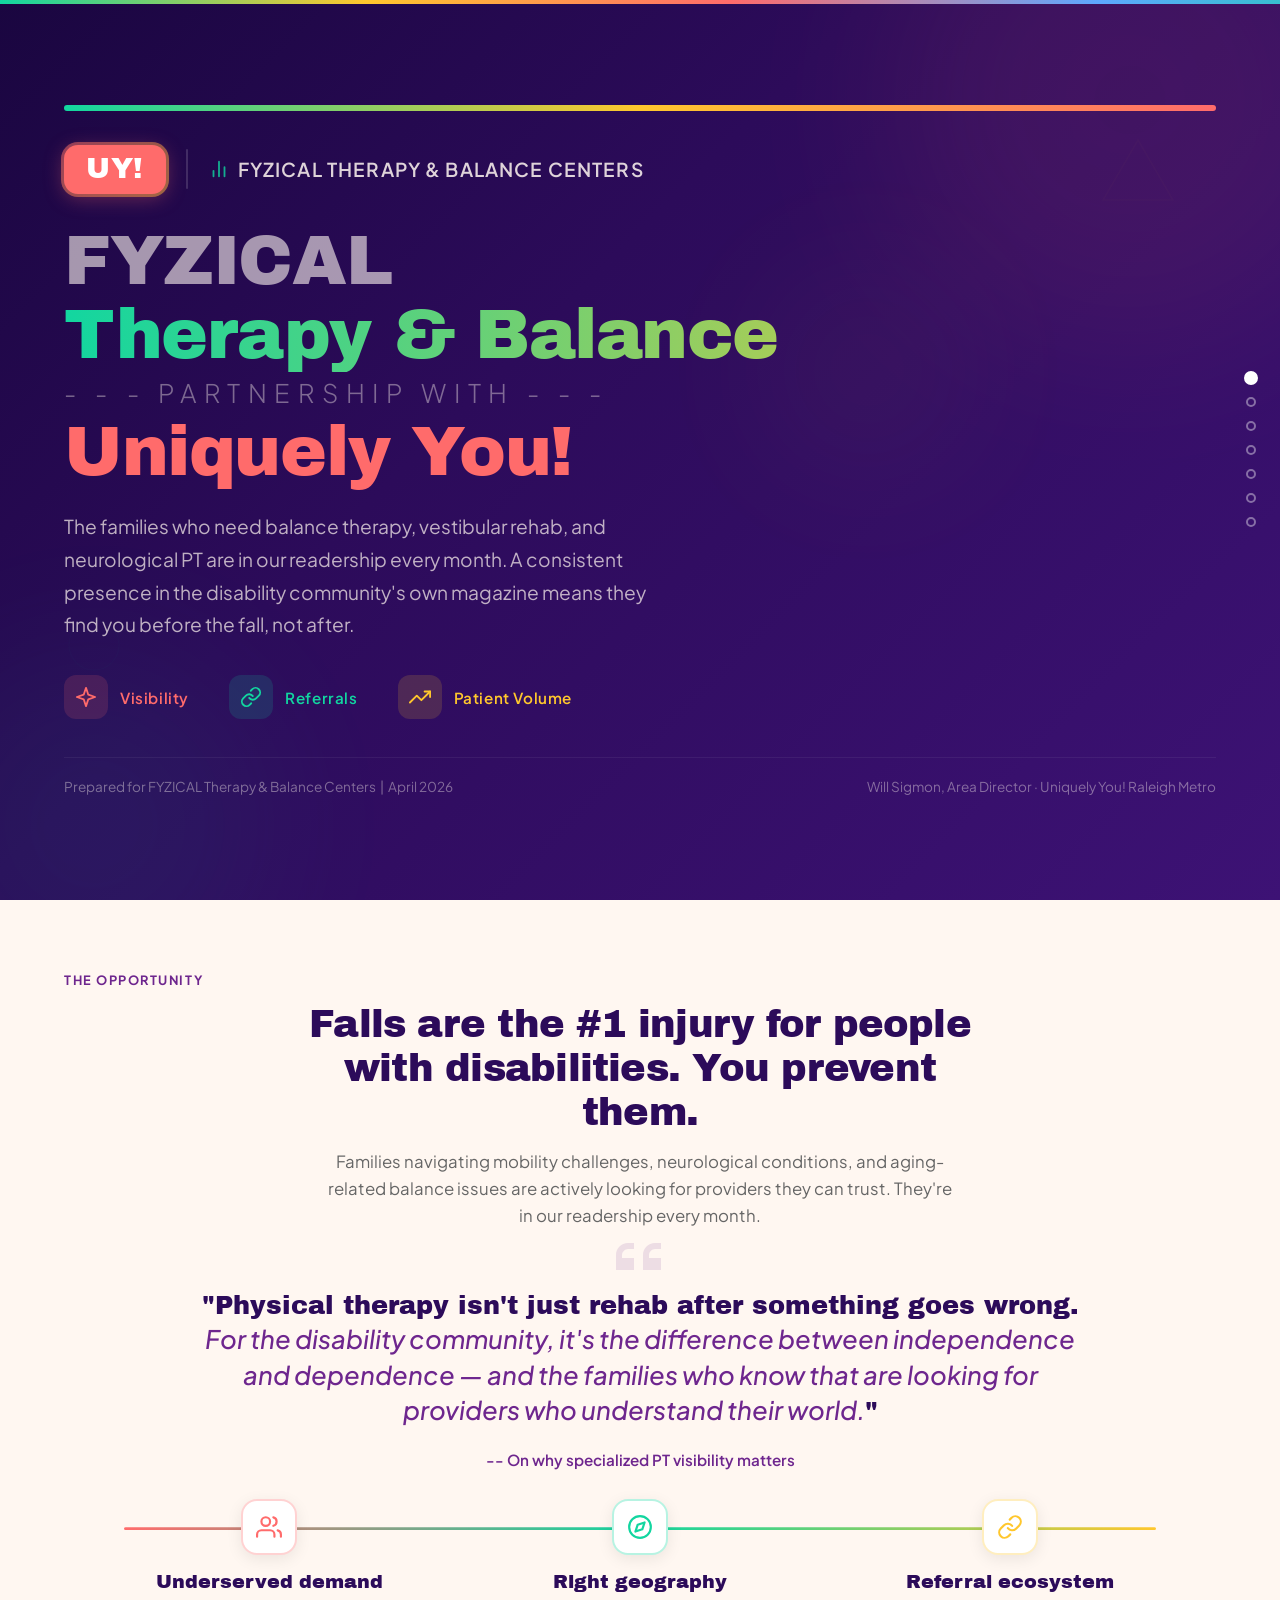
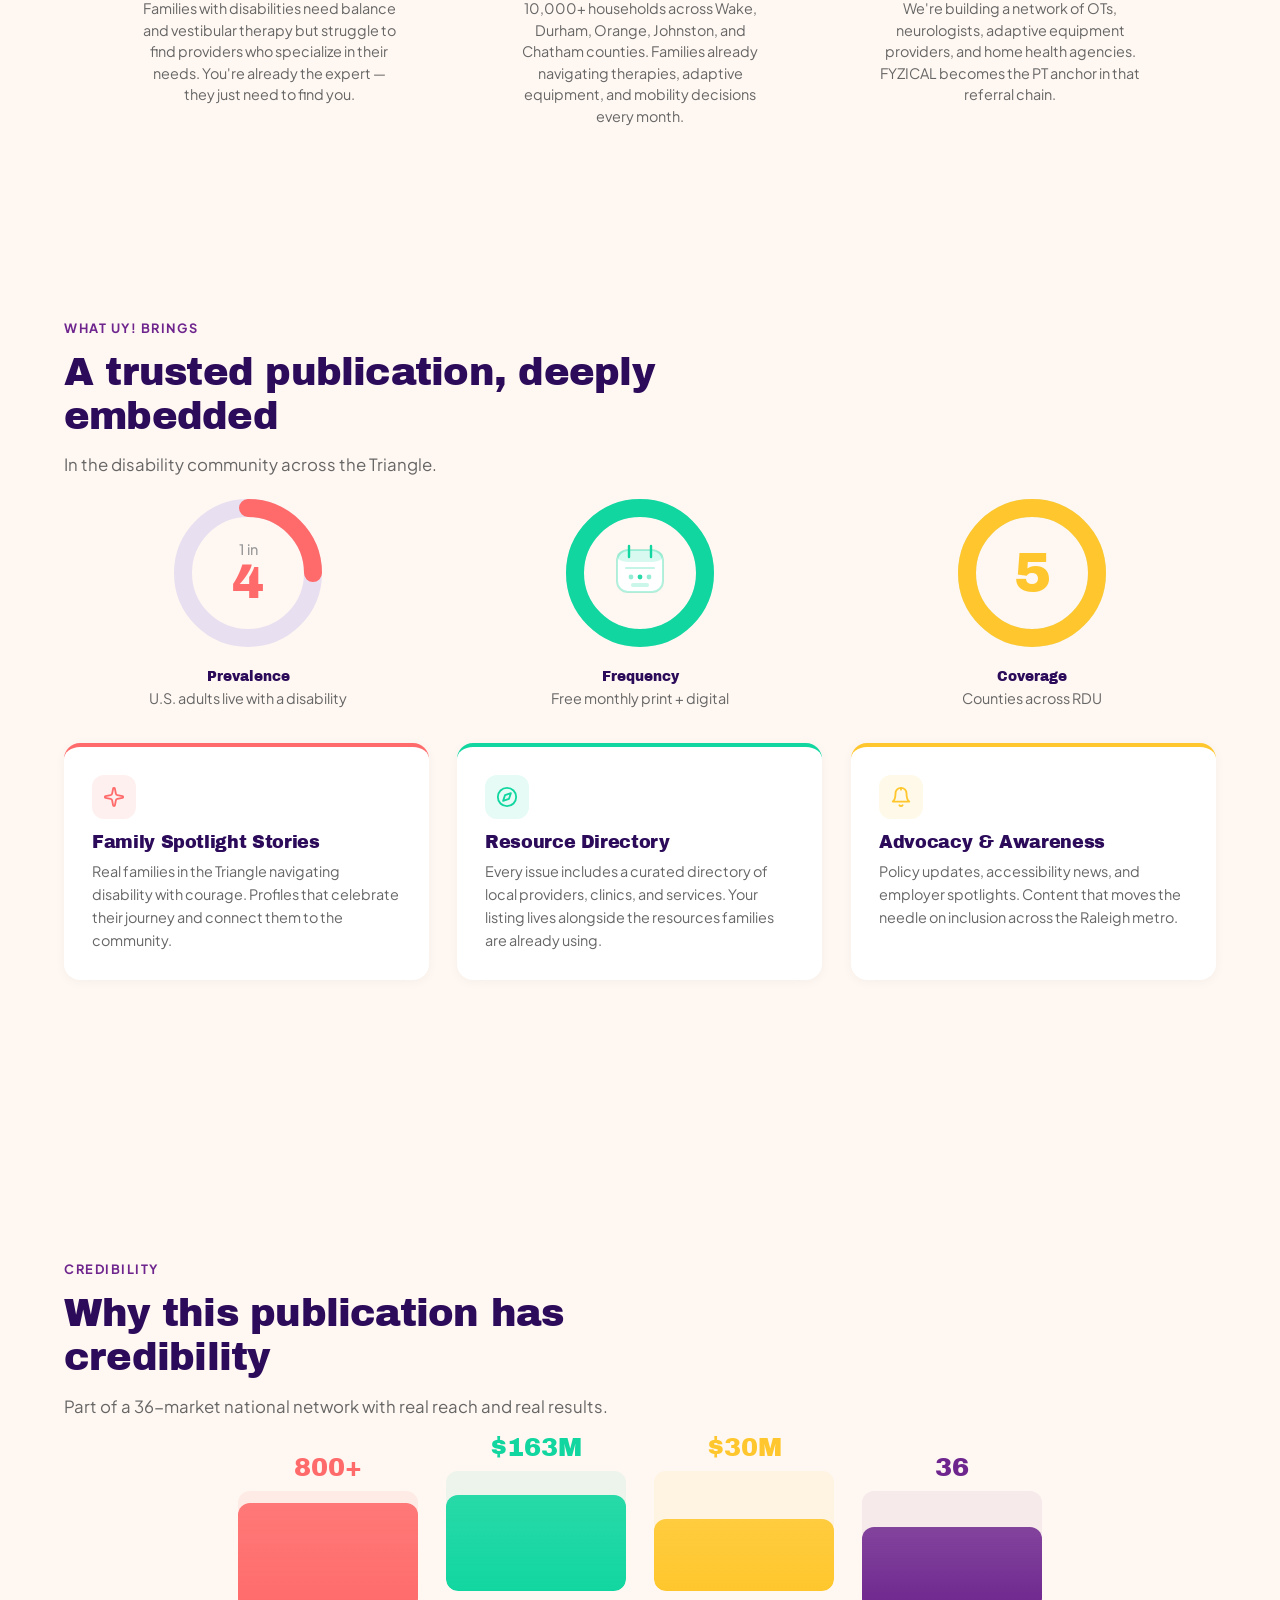
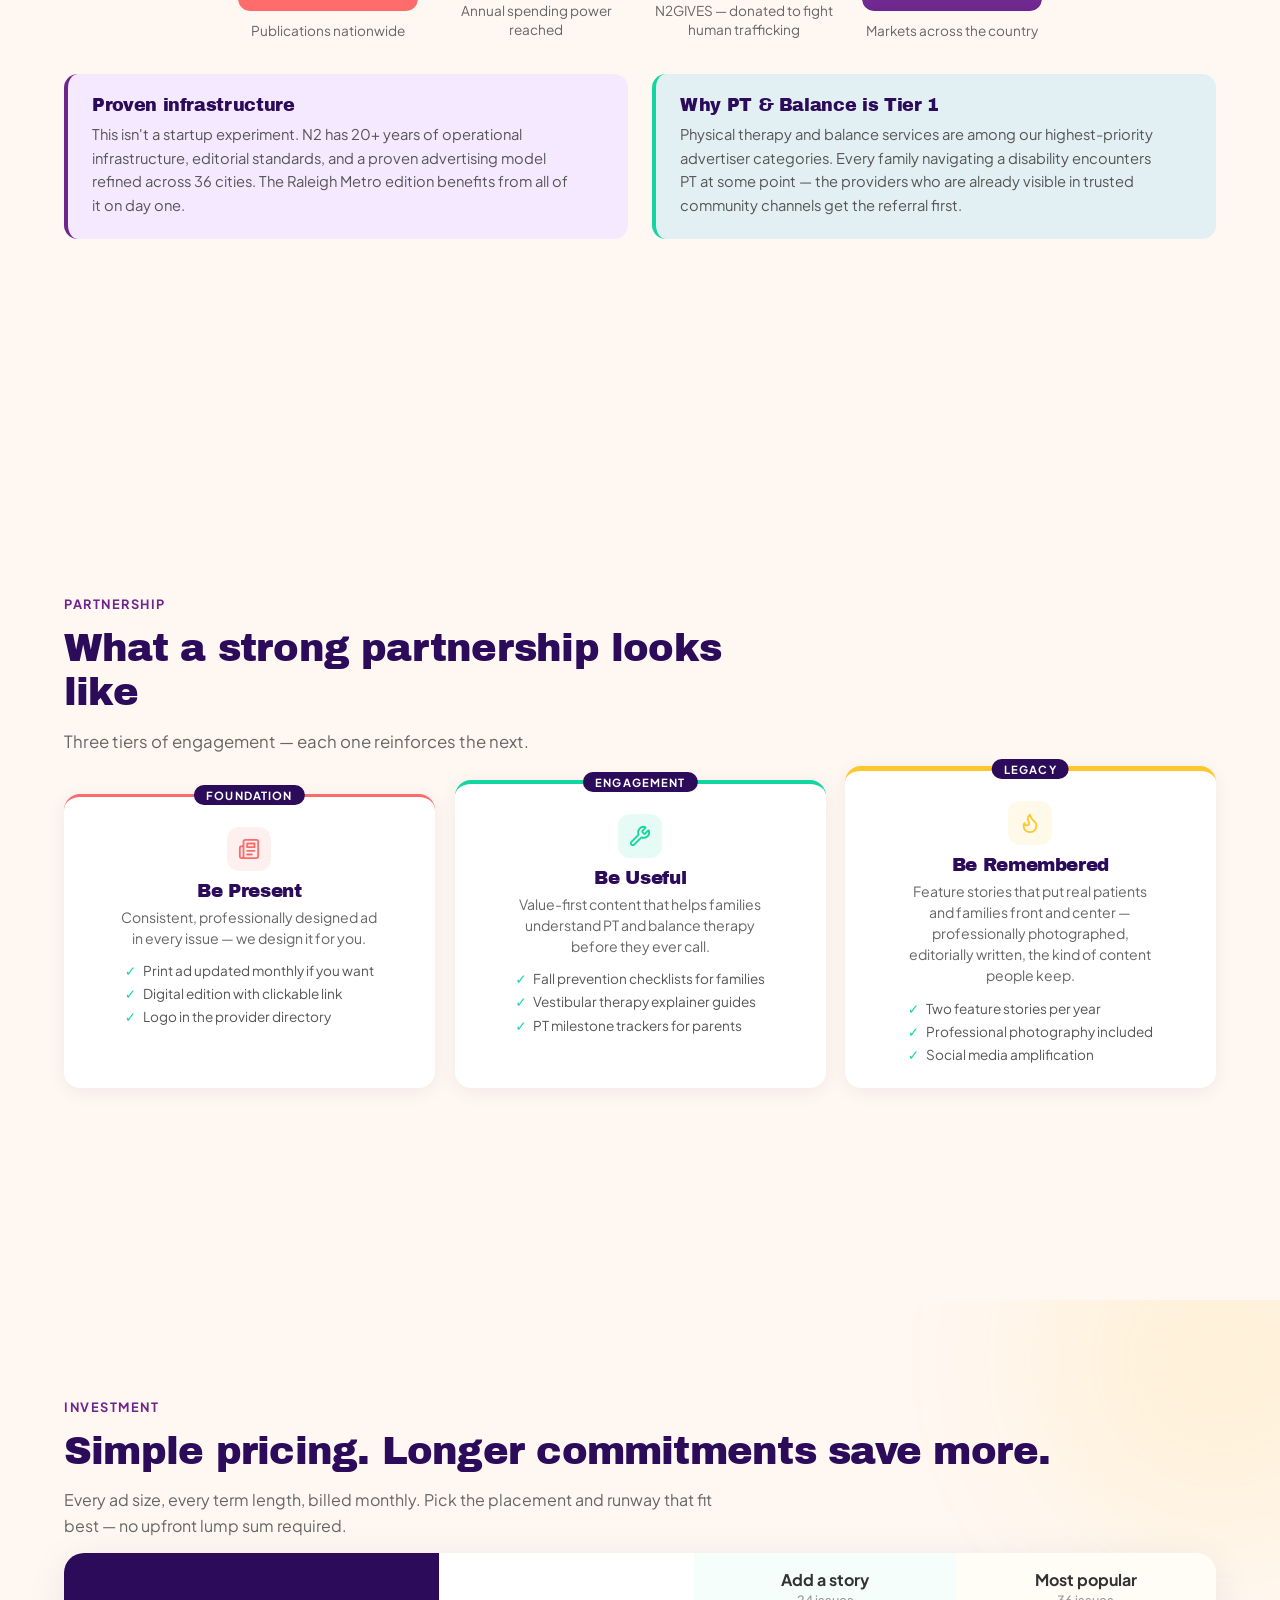
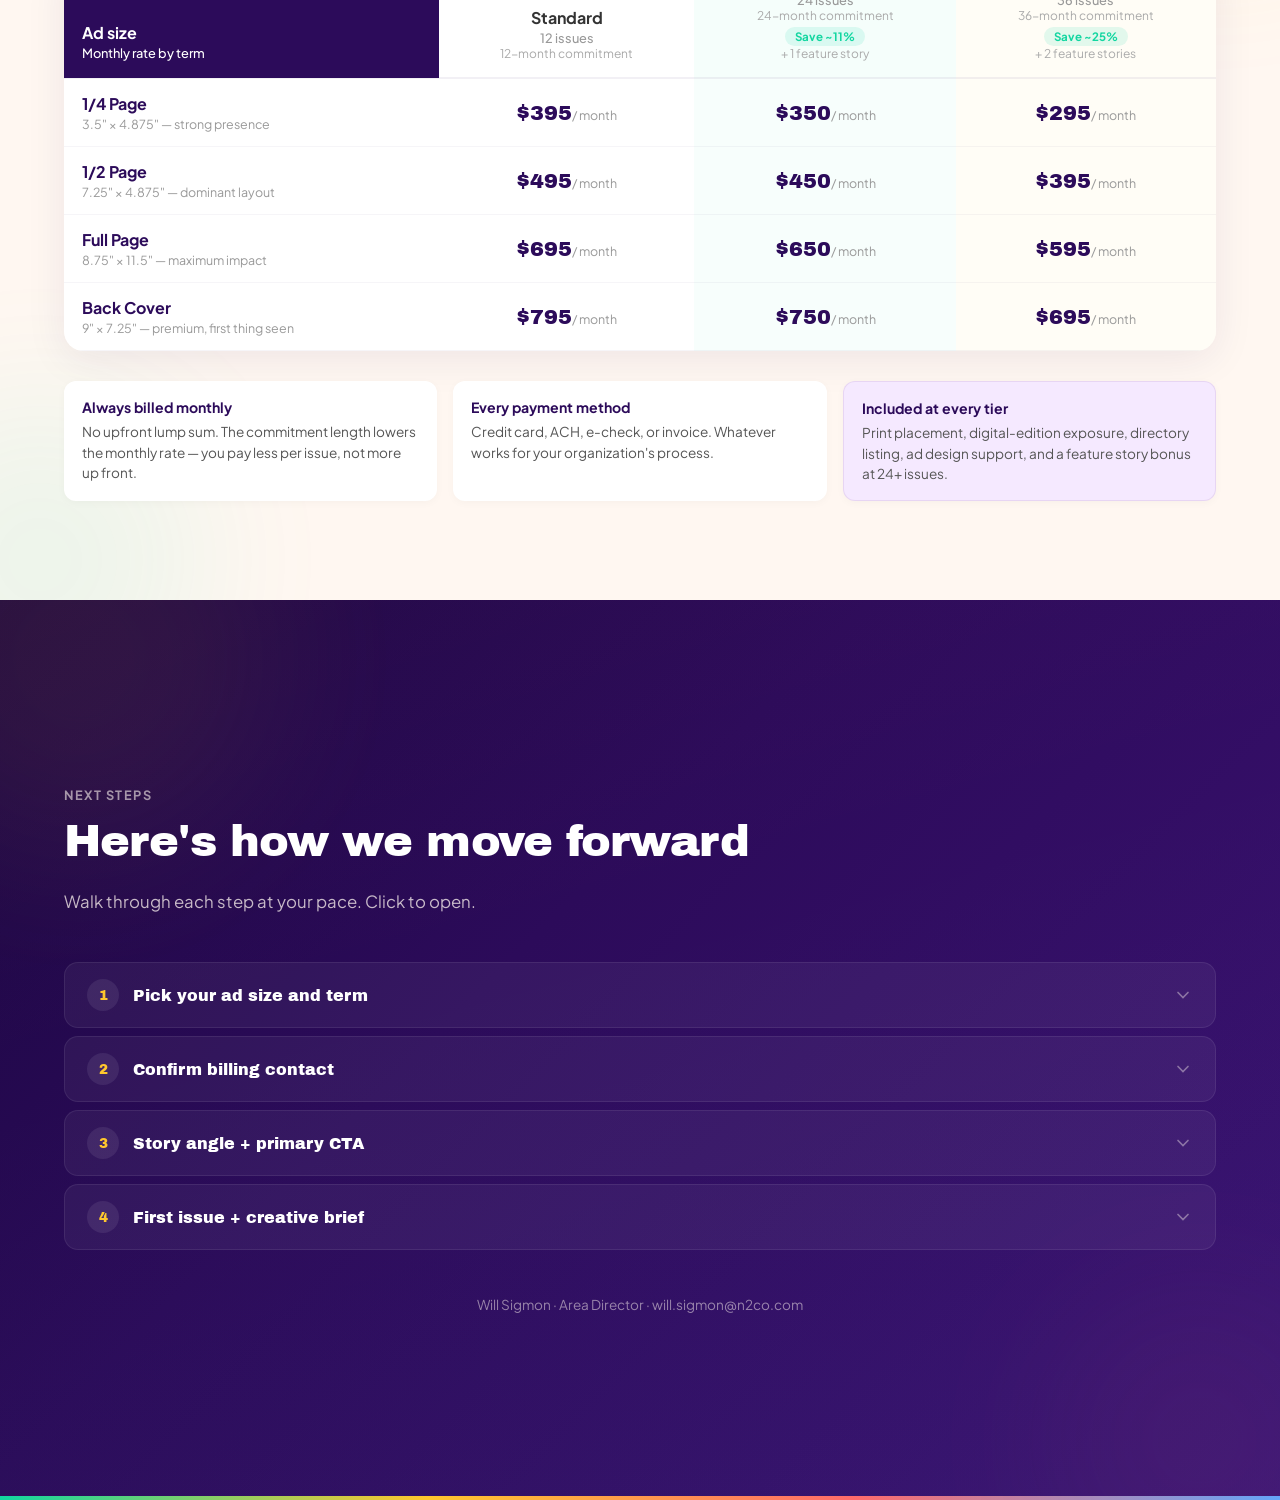
<file: public/deck/fyzical/index.html>
<!DOCTYPE html>
<html lang="en">
<head>
<meta charset="UTF-8">
<meta name="viewport" content="width=device-width, initial-scale=1.0">
<title>FYZICAL × Uniquely You! — Partnership Conversation</title>
<link rel="preconnect" href="https://fonts.googleapis.com">
<link rel="preconnect" href="https://fonts.gstatic.com" crossorigin>
<link href="https://fonts.googleapis.com/css2?family=Archivo+Black&family=Plus+Jakarta+Sans:ital,wght@0,300;0,400;0,500;0,600;0,700;1,400;1,500&display=swap" rel="stylesheet">
<style>
*, *::before, *::after { margin: 0; padding: 0; box-sizing: border-box; }

:root {
  --cream: #FFF7F1;
  --dark: #2C0B5A;
  --dark-mid: #3D1275;
  --body: #333333;
  --coral: #FF6B6B;
  --teal: #12D6A0;
  --gold: #FFC72D;
  --purple-sec: #6E268E;
  --blue: #5EA8FF;
  --lavender: #F5E9FF;
  --peach: #FFE5D1;
  --mint: #E2F0F3;
  --spring: cubic-bezier(0.34, 1.56, 0.64, 1);
  --ease-out-expo: cubic-bezier(0.16, 1, 0.3, 1);
  --display: 'Archivo Black', sans-serif;
  --sans: 'Plus Jakarta Sans', system-ui, sans-serif;
}

html { scroll-snap-type: y mandatory; scroll-behavior: smooth; overflow-x: hidden; }
body { font-family: var(--sans); color: var(--body); background: var(--cream); -webkit-font-smoothing: antialiased; overflow-x: hidden; }
h1, h2, h3, h4 { font-family: var(--display); font-weight: 400; letter-spacing: -0.02em; }

.rainbow-bar {
  position: fixed; top: 0; left: 0; width: 100%; height: 4px;
  background: linear-gradient(90deg, #12D6A0, #FFC72D, #FF6B6B, #5EA8FF, #12D6A0, #FFC72D, #FF6B6B, #5EA8FF);
  background-size: 200% 100%; animation: shimmer 4s linear infinite; z-index: 1000;
}
@keyframes shimmer { 0% { background-position: 0% 0%; } 100% { background-position: -200% 0%; } }

.dot-nav {
  position: fixed; right: 24px; top: 50%; transform: translateY(-50%); z-index: 999;
  display: flex; flex-direction: column; gap: 14px;
}
.dot-nav a {
  width: 10px; height: 10px; border-radius: 50%; border: 2px solid rgba(44, 11, 90, 0.3);
  background: transparent; cursor: pointer; transition: all 0.3s ease; position: relative; display: block; text-decoration: none;
}
.dot-nav a::after {
  content: attr(data-label); position: absolute; right: 22px; top: 50%; transform: translateY(-50%);
  background: var(--dark); color: #fff; font-family: var(--sans); font-size: 0.75rem; font-weight: 600;
  padding: 4px 10px; border-radius: 6px; white-space: nowrap; opacity: 0; pointer-events: none; transition: opacity 0.2s ease;
}
.dot-nav a:hover::after { opacity: 1; }
.dot-nav.on-dark a { border-color: rgba(255,255,255,0.4); }
.dot-nav.on-dark a::after { background: #fff; color: var(--dark); }
.dot-nav a.active { background: var(--dark); border-color: var(--dark); transform: scale(1.4); }
.dot-nav.on-dark a.active { background: #fff; border-color: #fff; }

.slide {
  width: 100vw; height: 100vh; min-height: 100vh; max-height: 100vh; scroll-snap-align: start;
  position: relative; overflow: hidden; display: flex; align-items: center; justify-content: center; padding: 36px 64px;
}
.slide--dark { background: linear-gradient(135deg, #1a0640 0%, var(--dark) 40%, #3D1275 100%); color: #fff; }
.slide--cream { background: var(--cream); color: var(--body); }
.slide-inner {
  max-width: 1200px; width: 100%; height: 100%; position: relative; z-index: 2;
  display: flex; flex-direction: column; justify-content: center; gap: 14px;
}
.slide::after { content: ''; position: absolute; inset: -50%; width: 200%; height: 200%; opacity: 0.04; pointer-events: none; z-index: 3; mix-blend-mode: multiply; }

.orb { position: absolute; border-radius: 50%; pointer-events: none; z-index: 1; filter: blur(80px); }

[data-reveal] { opacity: 0; will-change: opacity, transform; transition: opacity 0.7s ease, transform 0.8s var(--spring); }
[data-reveal="up"] { transform: translateY(40px); }
[data-reveal="down"] { transform: translateY(-40px); }
[data-reveal="left"] { transform: translateX(-40px); }
[data-reveal="right"] { transform: translateX(40px); }
[data-reveal="scale"] { transform: scale(0.85); }
[data-reveal="fade"] { transform: none; }
@keyframes forceReveal { to { opacity: 1; transform: none; } }
[data-reveal] { animation: forceReveal 0s 1s forwards; }
[data-reveal].visible { opacity: 1 !important; transform: none !important; transition: opacity 0.6s ease, transform 0.75s var(--spring); }

/* COVER */
.cover-gradient-strip {
  width: 100%; height: 6px; border-radius: 3px;
  background: linear-gradient(90deg, #12D6A0, #FFC72D, #FF6B6B, #5EA8FF, #12D6A0);
  background-size: 200% 100%; animation: shimmer 3s linear infinite; margin-bottom: 20px; position: relative; overflow: hidden;
}
.cover-gradient-strip::after {
  content: ''; position: absolute; top: 0; left: -100%; width: 50%; height: 100%;
  background: linear-gradient(90deg, transparent, rgba(255,255,255,0.6), transparent);
  animation: stripShimmer 2.5s ease-in-out infinite;
}
@keyframes stripShimmer { 0% { left: -50%; } 100% { left: 150%; } }
.cover-logos { display: flex; align-items: center; gap: 20px; margin-bottom: 16px; }
.uy-mark {
  display: inline-flex; align-items: center; justify-content: center; background: var(--coral); color: #fff;
  font-family: var(--display); font-size: 1.8rem; padding: 10px 22px; border-radius: 14px;
  letter-spacing: 0.02em; line-height: 1; box-shadow: 0 4px 20px rgba(255,107,107,0.35); position: relative;
}
.uy-mark::after { content: ''; position: absolute; inset: -3px; border-radius: 17px; background: linear-gradient(135deg, var(--coral), var(--gold)); z-index: -1; opacity: 0.5; }
.logo-divider { width: 2px; height: 40px; background: rgba(255,255,255,0.15); border-radius: 1px; }
.partner-logotype { font-family: var(--sans); font-size: 1.2rem; font-weight: 600; color: rgba(255,247,241,0.85); letter-spacing: 0.06em; text-transform: uppercase; display: flex; align-items: center; gap: 8px; }
.partner-icon { width: 22px; height: 22px; flex-shrink: 0; }
.cover-title { font-size: clamp(2.8rem, 5.5vw, 4.8rem); line-height: 1.05; color: #fff; margin-bottom: 8px; }
.cover-title .line-1 { display: block; color: rgba(255,247,241,0.6); }
.cover-title .line-2 { display: block; background: linear-gradient(90deg, var(--teal), var(--gold)); -webkit-background-clip: text; -webkit-text-fill-color: transparent; background-clip: text; }
.cover-title .line-cross { display: block; font-family: var(--sans); font-weight: 300; font-size: clamp(1rem, 2vw, 1.6rem); color: rgba(255,247,241,0.4); letter-spacing: 0.3em; text-transform: uppercase; margin: 8px 0; }
.cover-title .line-uy { display: block; color: var(--coral); }
.text-reveal-mask { overflow: hidden; display: block; }
.text-reveal-inner { display: block; transform: translateY(110%); animation: textSlideUp 0.9s var(--ease-out-expo) 0.8s forwards; }
@keyframes textSlideUp { to { transform: translateY(0); } }
.cover-subtitle { font-size: clamp(1rem, 1.8vw, 1.2rem); color: rgba(255,247,241,0.7); max-width: 600px; line-height: 1.7; font-weight: 400; margin-bottom: 20px; }
.cover-pillars { display: flex; gap: 40px; margin-bottom: 24px; }
.cover-pillar { display: flex; align-items: center; gap: 12px; }
.cover-pillar-icon { width: 44px; height: 44px; border-radius: 12px; display: flex; align-items: center; justify-content: center; }
.cover-pillar-icon svg { width: 22px; height: 22px; }
.cover-pillar-icon--coral { background: rgba(255,107,107,0.15); }
.cover-pillar-icon--teal { background: rgba(18,214,160,0.15); }
.cover-pillar-icon--gold { background: rgba(255,199,45,0.15); }
.cover-pillar-label { font-weight: 600; font-size: 0.95rem; letter-spacing: 0.04em; }
.cover-pillar-label--coral { color: var(--coral); }
.cover-pillar-label--teal { color: var(--teal); }
.cover-pillar-label--gold { color: var(--gold); }
.cover-footer { display: flex; justify-content: space-between; color: rgba(255,247,241,0.4); font-size: 0.85rem; font-weight: 400; padding-top: 20px; border-top: 1px solid rgba(255,255,255,0.06); }
.float-shape { position: absolute; pointer-events: none; z-index: 1; opacity: 0.06; }
@keyframes floatDrift { 0%, 100% { transform: translate(0, 0) rotate(0deg); } 25% { transform: translate(10px, -15px) rotate(5deg); } 50% { transform: translate(-5px, -25px) rotate(-3deg); } 75% { transform: translate(15px, -10px) rotate(7deg); } }

/* SECTION SHARED */
.section-eyebrow { font-size: 0.8rem; font-weight: 700; text-transform: uppercase; letter-spacing: 0.12em; color: var(--purple-sec); }
.section-title { font-size: clamp(1.8rem, 3vw, 2.5rem); color: var(--dark); max-width: 700px; line-height: 1.15; }
.section-subtitle { font-size: 1.05rem; color: #666; max-width: 640px; line-height: 1.6; }

/* SLIDE 2 — WHY */
.s2-quote {
  font-family: var(--display); font-size: clamp(1.3rem, 2.2vw, 1.6rem); line-height: 1.3;
  color: var(--dark); text-align: center; max-width: 900px; margin: 0 auto 8px; position: relative;
}
.s2-quote::before {
  content: ''; display: block; width: 48px; height: 36px; margin: 0 auto 10px; background: var(--purple-sec); opacity: 0.12;
  -webkit-mask-image: url("data:image/svg+xml,%3Csvg viewBox='0 0 80 60' xmlns='http://www.w3.org/2000/svg'%3E%3Cpath d='M0 40V20C0 9 9 0 20 0h10v10H20C15 10 10 15 10 20v5h20v20H0zm45 0V20C45 9 54 0 65 0h10v10H65C60 10 55 15 55 20v5h20v20H45z'/%3E%3C/svg%3E");
  mask-image: url("data:image/svg+xml,%3Csvg viewBox='0 0 80 60' xmlns='http://www.w3.org/2000/svg'%3E%3Cpath d='M0 40V20C0 9 9 0 20 0h10v10H20C15 10 10 15 10 20v5h20v20H0zm45 0V20C45 9 54 0 65 0h10v10H65C60 10 55 15 55 20v5h20v20H45z'/%3E%3C/svg%3E");
  -webkit-mask-size: contain; mask-size: contain; -webkit-mask-repeat: no-repeat; mask-repeat: no-repeat; -webkit-mask-position: center; mask-position: center;
}
.s2-quote-em { color: var(--purple-sec); font-style: italic; font-family: var(--sans); font-weight: 500; }
.s2-author { text-align: center; font-weight: 600; color: var(--purple-sec); font-size: 0.95rem; margin-bottom: 16px; }
.s2-timeline { display: flex; align-items: flex-start; position: relative; padding: 0 20px; }
.s2-timeline::before {
  content: ''; position: absolute; top: 28px; left: 60px; right: 60px; height: 3px;
  background: linear-gradient(90deg, var(--coral), var(--teal), var(--gold)); border-radius: 99px; z-index: 0;
  clip-path: inset(0 100% 0 0); transition: clip-path 1.2s var(--ease-out-expo);
}
.s2-timeline.line-drawn::before { clip-path: inset(0 0% 0 0); }
.s2-tl-item { flex: 1; display: flex; flex-direction: column; align-items: center; text-align: center; position: relative; z-index: 1; }
.s2-tl-dot { width: 56px; height: 56px; border-radius: 16px; display: flex; align-items: center; justify-content: center; margin-bottom: 16px; box-shadow: 0 4px 16px rgba(0,0,0,0.08); }
.s2-tl-dot svg { width: 26px; height: 26px; }
.s2-tl-dot--coral { background: #fff; border: 2px solid rgba(255,107,107,0.3); }
.s2-tl-dot--teal { background: #fff; border: 2px solid rgba(18,214,160,0.3); }
.s2-tl-dot--gold { background: #fff; border: 2px solid rgba(255,199,45,0.3); }
.s2-tl-title { font-family: var(--display); font-size: 1.2rem; color: var(--dark); margin-bottom: 6px; }
.s2-tl-desc { font-size: 0.9rem; color: #666; line-height: 1.5; max-width: 260px; }

/* SLIDE 3 — WHAT UY BRINGS */
.s3-infographic { display: grid; grid-template-columns: 1fr 1fr 1fr; gap: 24px; margin-bottom: 20px; }
.s3-viz { display: flex; flex-direction: column; align-items: center; text-align: center; }
.s3-viz-mark { width: 160px; height: 160px; position: relative; margin-bottom: 16px; }
.s3-viz-mark svg { width: 100%; height: 100%; }
.donut-wrap { position: relative; }
.donut-center-text { position: absolute; top: 50%; left: 50%; transform: translate(-50%,-50%); text-align: center; }
.donut-kicker { display: block; font-size: 0.9rem; color: #999; font-weight: 500; }
.donut-value { display: block; font-family: var(--display); font-size: 3rem; color: var(--coral); line-height: 1; }
.s3-hero-number { position: absolute; top: 50%; left: 50%; transform: translate(-50%,-50%); font-family: var(--display); font-size: 3.5rem; line-height: 1; }
.s3-icon-badge { position: absolute; top: 50%; left: 50%; transform: translate(-50%,-50%); }
.s3-viz-label { font-family: var(--display); font-size: 0.85rem; color: var(--dark); margin-bottom: 4px; }
.s3-viz-desc { font-size: 0.9rem; color: #666; line-height: 1.5; max-width: 220px; }
.s3-pillars { display: grid; grid-template-columns: 1fr 1fr 1fr; gap: 28px; }
.s3-pillar { background: #fff; border-radius: 16px; padding: 28px; box-shadow: 0 2px 12px rgba(0,0,0,0.04); border-top: 4px solid transparent; }
.s3-pillar--coral { border-top-color: var(--coral); }
.s3-pillar--teal { border-top-color: var(--teal); }
.s3-pillar--gold { border-top-color: var(--gold); }
.s3-pillar-icon { width: 44px; height: 44px; border-radius: 12px; display: flex; align-items: center; justify-content: center; margin-bottom: 14px; }
.s3-pillar-icon svg { width: 22px; height: 22px; }
.s3-pillar h3 { font-size: 1.1rem; color: var(--dark); margin-bottom: 8px; }
.s3-pillar p { font-size: 0.9rem; color: #666; line-height: 1.6; }

/* SLIDE 4 — CREDIBILITY */
.s4-chart { display: flex; gap: 28px; justify-content: center; align-items: flex-end; margin-bottom: 20px; }
.s4-bar-col { display: flex; flex-direction: column; align-items: center; gap: 10px; flex: 1; max-width: 180px; }
.s4-bar-value { font-family: var(--display); font-size: 1.6rem; }
.s4-bar-track { width: 100%; border-radius: 12px; position: relative; overflow: hidden; }
.s4-bar-fill { border-radius: 12px; position: absolute; bottom: 0; width: 100%; }
.s4-bar-label { font-size: 0.85rem; color: #666; text-align: center; line-height: 1.4; }
.s4-context { display: grid; grid-template-columns: 1fr 1fr; gap: 24px; }
.s4-context-card { padding: 22px 24px; border-radius: 14px; }
.s4-context-card--quote { background: var(--lavender); border-left: 4px solid var(--purple-sec); }
.s4-context-card--aside { background: var(--mint); border-left: 4px solid var(--teal); }
.s4-context-card h3 { font-size: 1.1rem; color: var(--dark); margin-bottom: 8px; }
.s4-context-card p { font-size: 0.92rem; color: #555; line-height: 1.6; max-width: 44ch; }

/* SLIDE 5 — PARTNERSHIP */
.s7-staircase { display: grid; grid-template-columns: repeat(3, 1fr); gap: 20px; margin-bottom: 16px; }
.s7-step {
  display: flex; flex-direction: column; align-items: center; text-align: center;
  padding: 22px 18px; background: #fff; border-radius: 16px; box-shadow: 0 4px 20px rgba(44,11,90,0.06);
  position: relative;
}
.s7-step--1 { border-top: 3px solid var(--coral); margin-top: 24px; }
.s7-step--2 { border-top: 4px solid var(--teal); margin-top: 10px; }
.s7-step--3 { border-top: 5px solid var(--gold); margin-top: -4px; }
.s7-level-label {
  position: absolute; top: -12px; left: 50%; transform: translateX(-50%);
  background: var(--dark); color: #fff; font-family: var(--sans); font-size: 0.7rem; font-weight: 700;
  text-transform: uppercase; letter-spacing: 0.1em; padding: 3px 12px; border-radius: 20px;
}
.s7-step-icon { width: 44px; height: 44px; border-radius: 12px; display: flex; align-items: center; justify-content: center; margin-bottom: 10px; margin-top: 8px; }
.s7-step-icon svg { width: 22px; height: 22px; }
.s7-step h3 { font-size: 1.15rem; color: var(--dark); margin-bottom: 6px; }
.s7-step p { font-size: 0.88rem; color: #666; line-height: 1.5; max-width: 260px; margin-bottom: 10px; }
.s7-step-items { list-style: none; text-align: left; font-size: 0.85rem; color: #555; line-height: 1.7; }
.s7-step-items li { padding-left: 18px; position: relative; }
.s7-step-items li::before { content: '\2713'; position: absolute; left: 0; color: var(--teal); font-weight: 700; }

/* SLIDE 6 — PRICING */
.pricing-intro { font-size: 1rem; color: #666; max-width: 680px; line-height: 1.6; }
.rate-table-wrap { overflow-x: auto; border-radius: 20px; box-shadow: 0 8px 40px rgba(44,11,90,0.08); }
.rate-table { width: 100%; border-collapse: collapse; font-size: 0.95rem; background: #fff; }
.rate-table thead th {
  padding: 16px 18px; text-align: center; vertical-align: bottom; font-family: var(--sans); font-weight: 600;
  border-bottom: 2px solid rgba(44,11,90,0.06);
}
.rate-table thead th:first-child { text-align: left; }
.th-term { display: block; font-size: 1rem; font-weight: 700; margin-bottom: 2px; }
.th-issues { display: block; font-size: 0.8rem; color: #999; font-weight: 500; }
.th-savings { display: block; font-size: 0.75rem; color: #aaa; font-weight: 400; }
.th-save-badge {
  display: inline-block; margin-top: 4px; padding: 2px 10px; border-radius: 20px;
  background: rgba(18,214,160,0.12); color: var(--teal); font-size: 0.72rem; font-weight: 700;
}
.best-value-head { background: rgba(18,214,160,0.04) !important; }
.best-value { background: rgba(18,214,160,0.03); }
.popular-col { background: rgba(255,199,45,0.04); }
.rate-table tbody td {
  padding: 14px 18px; text-align: center; border-bottom: 1px solid rgba(44,11,90,0.04);
}
.rate-table tbody td:first-child { text-align: left; }
.td-size-name { display: block; font-weight: 700; color: var(--dark); font-size: 1rem; }
.td-size-desc { display: block; font-size: 0.78rem; color: #999; margin-top: 2px; }
.td-price { font-family: var(--display); font-size: 1.3rem; color: var(--dark); }
.td-per { font-size: 0.78rem; color: #999; }
.pricing-notes { display: grid; grid-template-columns: 1fr 1fr 1fr; gap: 16px; margin-top: 16px; }
.pricing-note {
  background: #fff; border-radius: 12px; padding: 16px 18px; font-size: 0.85rem; color: #555; line-height: 1.5;
  box-shadow: 0 2px 8px rgba(0,0,0,0.03);
}
.pricing-note strong { display: block; color: var(--dark); margin-bottom: 4px; font-size: 0.88rem; }
.pricing-note--highlight { background: var(--lavender); border: 1px solid rgba(110,38,142,0.1); }

/* SLIDE 7 — NEXT STEPS */
.s8-diagonal {
  position: absolute; top: -10%; left: -5%; width: 110%; height: 120%;
  background: linear-gradient(165deg, rgba(255,107,107,0.04) 0%, transparent 40%, rgba(18,214,160,0.03) 100%);
  pointer-events: none; z-index: 0;
}
.s8-title { font-size: clamp(2rem, 3.5vw, 3rem); color: #fff; line-height: 1.1; }
.s8-rainbow {
  position: absolute; bottom: 0; left: 0; width: 100%; height: 4px;
  background: linear-gradient(90deg, #12D6A0, #FFC72D, #FF6B6B, #5EA8FF);
}
.s10-grid { display: grid; grid-template-columns: 1fr 1fr; gap: 28px; margin-bottom: 16px; }
.s10-card {
  background: rgba(255,255,255,0.06); border: 1px solid rgba(255,255,255,0.1); border-radius: 20px; padding: 28px;
}
.s10-card-label { font-family: var(--display); font-size: 1.1rem; color: #fff; margin-bottom: 16px; }
.s10-list { list-style: none; }
.s10-item { display: flex; align-items: flex-start; gap: 12px; margin-bottom: 12px; color: rgba(255,247,241,0.8); font-size: 0.95rem; line-height: 1.5; }
.s10-num {
  flex-shrink: 0; width: 28px; height: 28px; border-radius: 50%; background: rgba(255,255,255,0.08);
  display: flex; align-items: center; justify-content: center; font-family: var(--display); font-size: 0.8rem; color: var(--gold);
}
.s10-cta-wrap { text-align: center; margin-top: 8px; }
.s10-cta {
  display: inline-block; padding: 14px 40px; border-radius: 60px; font-family: var(--display); font-size: 1.1rem;
  color: var(--dark); background: linear-gradient(135deg, var(--gold), var(--coral)); text-decoration: none;
  box-shadow: 0 8px 30px rgba(255,107,107,0.3); transition: transform 0.3s var(--spring), box-shadow 0.3s ease;
}
.s10-cta:hover { transform: translateY(-3px) scale(1.03); box-shadow: 0 12px 40px rgba(255,107,107,0.4); }
.s10-cta-sub { font-size: 0.8rem; color: rgba(255,247,241,0.4); margin-top: 8px; }
.s10-contact { text-align: center; font-size: 0.85rem; color: rgba(255,247,241,0.5); margin-top: 10px; }

/* DECISION ACCORDION */
.decision-accordion { display: flex; flex-direction: column; gap: 0; margin-top: 16px; }
.decision-step {
  background: rgba(255,255,255,0.05); border: 1px solid rgba(255,255,255,0.08); border-radius: 14px;
  margin-bottom: 8px; overflow: hidden; transition: all 0.4s ease;
}
.decision-step-header {
  display: flex; align-items: center; gap: 14px; padding: 16px 22px; cursor: pointer;
  user-select: none; transition: background 0.3s ease;
}
.decision-step-header:hover { background: rgba(255,255,255,0.04); }
.decision-step-num {
  flex-shrink: 0; width: 32px; height: 32px; border-radius: 50%; background: rgba(255,255,255,0.08);
  display: flex; align-items: center; justify-content: center; font-family: var(--display); font-size: 0.85rem; color: var(--gold);
  transition: background 0.3s ease, color 0.3s ease;
}
.decision-step.open .decision-step-num { background: var(--gold); color: var(--dark); }
.decision-step-title { font-family: var(--display); font-size: 1rem; color: #fff; flex: 1; }
.decision-step-arrow {
  width: 20px; height: 20px; transition: transform 0.3s ease; color: rgba(255,247,241,0.4);
}
.decision-step.open .decision-step-arrow { transform: rotate(180deg); color: var(--gold); }
.decision-step-body {
  max-height: 0; overflow: hidden; transition: max-height 0.5s ease, padding 0.3s ease;
  padding: 0 22px; color: rgba(255,247,241,0.7); font-size: 0.95rem; line-height: 1.6;
}
.decision-step.open .decision-step-body { max-height: 200px; padding: 0 22px 18px; }

.cta-links {
  display: flex; gap: 16px; justify-content: center; flex-wrap: wrap; margin-top: 20px;
}
.cta-links .s10-cta { font-size: 0.95rem; padding: 12px 32px; }
.cta-links .s10-cta--secondary {
  background: rgba(255,255,255,0.08); color: #fff; border: 1px solid rgba(255,255,255,0.2);
  box-shadow: none;
}
.cta-links .s10-cta--secondary:hover {
  background: rgba(255,255,255,0.14); transform: translateY(-3px) scale(1.03);
  box-shadow: 0 8px 24px rgba(0,0,0,0.2);
}
.cta-hidden { opacity: 0; max-height: 0; overflow: hidden; transition: opacity 0.6s ease, max-height 0.5s ease; pointer-events: none; }
.cta-hidden.cta-visible { opacity: 1; max-height: 200px; pointer-events: auto; }

/* PORTRAIT WARNING */
#portrait-warning {
  display: none; position: fixed; inset: 0; z-index: 10000; background: var(--dark);
  flex-direction: column; align-items: center; justify-content: center; text-align: center; padding: 40px;
}
.pw-title { font-family: var(--display); font-size: 1.4rem; color: #fff; margin-bottom: 12px; }
.pw-body { font-size: 1rem; color: rgba(255,247,241,0.6); max-width: 280px; line-height: 1.6; }
@media (max-width: 768px) and (orientation: portrait) {
  #portrait-warning { display: flex; }
}

/* RESPONSIVE */
@media (max-width: 900px) {
  .slide { padding: 24px 28px; }
  .s3-infographic, .s3-pillars, .s7-staircase { grid-template-columns: 1fr; }
  .s2-timeline { flex-direction: column; gap: 20px; }
  .s4-chart { flex-wrap: wrap; }
  .s10-grid, .s4-context, .pricing-notes { grid-template-columns: 1fr; }
  .cover-pillars { flex-direction: column; gap: 16px; }
  .dot-nav { display: none; }
  .s7-step--1, .s7-step--2, .s7-step--3 { margin-top: 0; }
  .rate-table { font-size: 0.85rem; }
}
</style>
</head>
<body>

<div class="rainbow-bar"></div>

<!-- Portrait warning -->
<div id="portrait-warning">
  <svg width="48" height="48" viewBox="0 0 48 48" fill="none" stroke="rgba(255,247,241,0.5)" stroke-width="2" stroke-linecap="round" style="margin-bottom:24px;">
    <rect x="14" y="6" width="20" height="36" rx="3"/>
    <path d="M14 6l20 36M34 6L14 42" stroke-width="1" opacity="0.3"/>
    <path d="M8 32l4-4 4 4" stroke="var(--teal)" stroke-width="2.5"/>
  </svg>
  <div class="pw-title">Rotate for the full experience</div>
  <p class="pw-body">This pitch deck is built for landscape or desktop viewing.</p>
</div>

<nav class="dot-nav on-dark" id="dotNav">
  <a href="#cover" data-slide="0" data-label="Cover" class="active"></a>
  <a href="#why" data-slide="1" data-label="The Opportunity"></a>
  <a href="#what" data-slide="2" data-label="Publication"></a>
  <a href="#credibility" data-slide="3" data-label="Credibility"></a>
  <a href="#partnership" data-slide="4" data-label="Partnership"></a>
  <a href="#pricing" data-slide="5" data-label="Pricing"></a>
  <a href="#start" data-slide="6" data-label="Next Steps"></a>
</nav>


<!-- ============================================================
     SLIDE 1: COVER
     ============================================================ -->
<section class="slide slide--dark" id="cover" data-slide-index="0" data-theme="dark">
  <div class="orb" style="width:500px;height:500px;top:-150px;right:-100px;background:var(--coral);opacity:0.08;animation:floatDrift 12s ease-in-out infinite;"></div>
  <div class="orb" style="width:350px;height:350px;bottom:-100px;left:-80px;background:var(--teal);opacity:0.06;animation:floatDrift 15s ease-in-out infinite 3s;"></div>
  <div class="orb" style="width:200px;height:200px;top:30%;left:60%;background:var(--gold);opacity:0.05;animation:floatDrift 10s ease-in-out infinite 1s;"></div>

  <svg class="float-shape" style="top:15%;right:8%;width:80px;height:80px;animation:floatDrift 16s ease-in-out infinite 2s;" viewBox="0 0 80 80" fill="none">
    <polygon points="40,5 75,65 5,65" stroke="rgba(255,199,45,0.3)" stroke-width="1.5"/>
  </svg>
  <svg class="float-shape" style="bottom:25%;left:5%;width:60px;height:60px;animation:floatDrift 13s ease-in-out infinite 4s;" viewBox="0 0 60 60" fill="none">
    <circle cx="30" cy="30" r="25" stroke="rgba(18,214,160,0.25)" stroke-width="1.5"/>
  </svg>

  <div class="slide-inner">
    <div class="cover-gradient-strip" data-reveal="fade" data-delay="0"></div>

    <div class="cover-logos" data-reveal="up" data-delay="100">
      <span class="uy-mark">UY!</span>
      <span class="logo-divider"></span>
      <span class="partner-logotype">
        <svg class="partner-icon" viewBox="0 0 24 24" fill="none" stroke="rgba(18,214,160,0.8)" stroke-width="2" stroke-linecap="round" stroke-linejoin="round">
          <path d="M18 20V10M12 20V4M6 20v-6"/>
        </svg>
        FYZICAL Therapy &amp; Balance Centers
      </span>
    </div>

    <h1 class="cover-title">
      <span class="line-1" data-reveal="up" data-delay="200">FYZICAL</span>
      <span class="line-2" data-reveal="up" data-delay="300">Therapy &amp; Balance</span>
      <span class="line-cross" data-reveal="fade" data-delay="500">- - - partnership with - - -</span>
      <span class="line-uy" data-reveal="up" data-delay="600">Uniquely You!</span>
    </h1>

    <p class="cover-subtitle">
      <span class="text-reveal-mask">
        <span class="text-reveal-inner">The families who need balance therapy, vestibular rehab, and neurological PT are in our readership every month. A consistent presence in the disability community's own magazine means they find you before the fall, not after.</span>
      </span>
    </p>

    <div class="cover-pillars" data-reveal="up" data-delay="900">
      <div class="cover-pillar">
        <div class="cover-pillar-icon cover-pillar-icon--coral">
          <svg viewBox="0 0 24 24" fill="none" stroke="var(--coral)" stroke-width="2" stroke-linecap="round" stroke-linejoin="round">
            <path d="M12 2L14.5 9.5L22 12L14.5 14.5L12 22L9.5 14.5L2 12L9.5 9.5L12 2Z"/>
          </svg>
        </div>
        <span class="cover-pillar-label cover-pillar-label--coral">Visibility</span>
      </div>
      <div class="cover-pillar">
        <div class="cover-pillar-icon cover-pillar-icon--teal">
          <svg viewBox="0 0 24 24" fill="none" stroke="var(--teal)" stroke-width="2" stroke-linecap="round" stroke-linejoin="round">
            <path d="M10 13a5 5 0 0 0 7.54.54l3-3a5 5 0 0 0-7.07-7.07l-1.72 1.71"/>
            <path d="M14 11a5 5 0 0 0-7.54-.54l-3 3a5 5 0 0 0 7.07 7.07l1.71-1.71"/>
          </svg>
        </div>
        <span class="cover-pillar-label cover-pillar-label--teal">Referrals</span>
      </div>
      <div class="cover-pillar">
        <div class="cover-pillar-icon cover-pillar-icon--gold">
          <svg viewBox="0 0 24 24" fill="none" stroke="var(--gold)" stroke-width="2" stroke-linecap="round" stroke-linejoin="round">
            <polyline points="23 6 13.5 15.5 8.5 10.5 1 18"/>
            <polyline points="17 6 23 6 23 12"/>
          </svg>
        </div>
        <span class="cover-pillar-label cover-pillar-label--gold">Patient Volume</span>
      </div>
    </div>

    <div class="cover-footer" data-reveal="fade" data-delay="1100">
      <span>Prepared for FYZICAL Therapy &amp; Balance Centers &nbsp;|&nbsp; April 2026</span>
      <span>Will Sigmon, Area Director &middot; Uniquely You! Raleigh Metro</span>
    </div>
  </div>
</section>


<!-- ============================================================
     SLIDE 2: THE OPPORTUNITY
     ============================================================ -->
<section class="slide slide--cream" id="why" data-slide-index="1" data-theme="light">
  <div class="slide-inner">
    <div class="section-eyebrow" data-reveal="up" data-delay="0">The Opportunity</div>
    <h2 class="section-title" data-reveal="up" data-delay="100" style="text-align:center;margin-left:auto;margin-right:auto;">Falls are the #1 injury for people with disabilities. You prevent them.</h2>
    <p class="section-subtitle" data-reveal="up" data-delay="200" style="text-align:center;margin-left:auto;margin-right:auto;">Families navigating mobility challenges, neurological conditions, and aging-related balance issues are actively looking for providers they can trust. They're in our readership every month.</p>

    <div class="s2-quote" data-reveal="scale" data-delay="300">
      "Physical therapy isn't just rehab after something goes wrong. <span class="s2-quote-em">For the disability community, it's the difference between independence and dependence — and the families who know that are looking for providers who understand their world.</span>"
    </div>
    <p class="s2-author" data-reveal="fade" data-delay="500">-- On why specialized PT visibility matters</p>

    <div class="s2-timeline" id="s2Timeline">
      <div class="s2-tl-item" data-reveal="up" data-delay="600">
        <div class="s2-tl-dot s2-tl-dot--coral">
          <svg viewBox="0 0 24 24" fill="none" stroke="var(--coral)" stroke-width="2" stroke-linecap="round" stroke-linejoin="round">
            <path d="M17 21v-2a4 4 0 0 0-4-4H5a4 4 0 0 0-4 4v2"/>
            <circle cx="9" cy="7" r="4"/>
            <path d="M23 21v-2a4 4 0 0 0-3-3.87"/>
            <path d="M16 3.13a4 4 0 0 1 0 7.75"/>
          </svg>
        </div>
        <div class="s2-tl-title">Underserved demand</div>
        <div class="s2-tl-desc">Families with disabilities need balance and vestibular therapy but struggle to find providers who specialize in their needs. You're already the expert — they just need to find you.</div>
      </div>

      <div class="s2-tl-item" data-reveal="up" data-delay="800">
        <div class="s2-tl-dot s2-tl-dot--teal">
          <svg viewBox="0 0 24 24" fill="none" stroke="var(--teal)" stroke-width="2" stroke-linecap="round" stroke-linejoin="round">
            <circle cx="12" cy="12" r="10"/>
            <polygon points="16.24 7.76 14.12 14.12 7.76 16.24 9.88 9.88 16.24 7.76"/>
          </svg>
        </div>
        <div class="s2-tl-title">Right geography</div>
        <div class="s2-tl-desc">10,000+ households across Wake, Durham, Orange, Johnston, and Chatham counties. Families already navigating therapies, adaptive equipment, and mobility decisions every month.</div>
      </div>

      <div class="s2-tl-item" data-reveal="up" data-delay="1000">
        <div class="s2-tl-dot s2-tl-dot--gold">
          <svg viewBox="0 0 24 24" fill="none" stroke="var(--gold)" stroke-width="2" stroke-linecap="round" stroke-linejoin="round">
            <path d="M10 13a5 5 0 0 0 7.54.54l3-3a5 5 0 0 0-7.07-7.07l-1.72 1.71"/>
            <path d="M14 11a5 5 0 0 0-7.54-.54l-3 3a5 5 0 0 0 7.07 7.07l1.71-1.71"/>
          </svg>
        </div>
        <div class="s2-tl-title">Referral ecosystem</div>
        <div class="s2-tl-desc">We're building a network of OTs, neurologists, adaptive equipment providers, and home health agencies. FYZICAL becomes the PT anchor in that referral chain.</div>
      </div>
    </div>
  </div>
</section>


<!-- ============================================================
     SLIDE 3: WHAT UY BRINGS
     ============================================================ -->
<section class="slide slide--cream" id="what" data-slide-index="2" data-theme="light">
  <div class="slide-inner">
    <div class="section-eyebrow" data-reveal="up" data-delay="0">What UY! Brings</div>
    <h2 class="section-title" data-reveal="up" data-delay="100">A trusted publication, deeply embedded</h2>
    <p class="section-subtitle" data-reveal="up" data-delay="200">In the disability community across the Triangle.</p>

    <div class="s3-infographic">
      <div class="s3-viz" data-reveal="scale" data-delay="300">
        <div class="s3-viz-mark donut-wrap" id="donutWrap">
          <svg viewBox="0 0 160 160" aria-hidden="true">
            <circle cx="80" cy="80" r="65" fill="none" stroke="#e8e0f0" stroke-width="18"/>
            <circle class="donut-ring" id="donutRing" cx="80" cy="80" r="65" fill="none" stroke="var(--coral)" stroke-width="18" stroke-linecap="round" stroke-dasharray="408" stroke-dashoffset="306" transform="rotate(-90 80 80)"/>
          </svg>
          <div class="donut-center-text" id="donutText" aria-label="1 in 4">
            <span class="donut-kicker">1 in</span>
            <span class="donut-value">4</span>
          </div>
        </div>
        <div class="s3-viz-label">Prevalence</div>
        <div class="s3-viz-desc">U.S. adults live with a disability</div>
      </div>

      <div class="s3-viz" data-reveal="scale" data-delay="450">
        <div class="s3-viz-mark">
          <svg viewBox="0 0 160 160" aria-hidden="true">
            <circle cx="80" cy="80" r="65" fill="none" stroke="#d8f6ec" stroke-width="18"/>
            <circle cx="80" cy="80" r="65" fill="none" stroke="var(--teal)" stroke-width="18" stroke-linecap="round" stroke-dasharray="408" stroke-dashoffset="0" transform="rotate(-90 80 80)"/>
          </svg>
          <div class="s3-icon-badge" aria-hidden="true">
            <svg width="66" height="66" viewBox="0 0 66 66" fill="none">
              <rect x="10" y="12" width="46" height="42" rx="11" fill="#fff" stroke="rgba(18,214,160,0.32)" stroke-width="2"/>
              <rect x="10" y="12" width="46" height="12" rx="11" fill="rgba(18,214,160,0.16)"/>
              <line x1="22" y1="8" x2="22" y2="19" stroke="var(--teal)" stroke-width="2.4" stroke-linecap="round"/>
              <line x1="44" y1="8" x2="44" y2="19" stroke="var(--teal)" stroke-width="2.4" stroke-linecap="round"/>
              <line x1="19" y1="30" x2="47" y2="30" stroke="rgba(18,214,160,0.25)" stroke-width="2" stroke-linecap="round"/>
              <circle cx="24" cy="39" r="2.4" fill="var(--teal)" opacity="0.45"/>
              <circle cx="33" cy="39" r="2.4" fill="var(--teal)" opacity="0.9"/>
              <circle cx="42" cy="39" r="2.4" fill="var(--teal)" opacity="0.45"/>
              <rect x="24" y="45" width="18" height="4" rx="2" fill="var(--teal)" opacity="0.22"/>
            </svg>
          </div>
        </div>
        <div class="s3-viz-label">Frequency</div>
        <div class="s3-viz-desc">Free monthly print + digital</div>
      </div>

      <div class="s3-viz" data-reveal="scale" data-delay="600">
        <div class="s3-viz-mark">
          <svg viewBox="0 0 160 160" aria-hidden="true">
            <circle cx="80" cy="80" r="65" fill="none" stroke="#d4eee8" stroke-width="18"/>
            <circle cx="80" cy="80" r="65" fill="none" stroke="var(--gold)" stroke-width="18" stroke-linecap="round" stroke-dasharray="408" stroke-dashoffset="0" transform="rotate(-90 80 80)"/>
          </svg>
          <div class="s3-hero-number" style="color:var(--gold);">5</div>
        </div>
        <div class="s3-viz-label">Coverage</div>
        <div class="s3-viz-desc">Counties across RDU</div>
      </div>
    </div>

    <div class="s3-pillars">
      <div class="s3-pillar s3-pillar--coral" data-reveal="up" data-delay="700">
        <div class="s3-pillar-icon" style="background:rgba(255,107,107,0.1);">
          <svg viewBox="0 0 24 24" fill="none" stroke="var(--coral)" stroke-width="2" stroke-linecap="round" stroke-linejoin="round">
            <path d="M11.017 2.814a1 1 0 0 1 1.966 0l1.051 5.558a2 2 0 0 0 1.594 1.594l5.558 1.051a1 1 0 0 1 0 1.966l-5.558 1.051a2 2 0 0 0-1.594 1.594l-1.051 5.558a1 1 0 0 1-1.966 0l-1.051-5.558a2 2 0 0 0-1.594-1.594l-5.558-1.051a1 1 0 0 1 0-1.966l5.558-1.051a2 2 0 0 0 1.594-1.594z"/>
          </svg>
        </div>
        <h3>Family Spotlight Stories</h3>
        <p>Real families in the Triangle navigating disability with courage. Profiles that celebrate their journey and connect them to the community.</p>
      </div>
      <div class="s3-pillar s3-pillar--teal" data-reveal="up" data-delay="850">
        <div class="s3-pillar-icon" style="background:rgba(18,214,160,0.1);">
          <svg viewBox="0 0 24 24" fill="none" stroke="var(--teal)" stroke-width="2" stroke-linecap="round" stroke-linejoin="round">
            <circle cx="12" cy="12" r="10"/>
            <polygon points="16.24 7.76 14.12 14.12 7.76 16.24 9.88 9.88 16.24 7.76"/>
          </svg>
        </div>
        <h3>Resource Directory</h3>
        <p>Every issue includes a curated directory of local providers, clinics, and services. Your listing lives alongside the resources families are already using.</p>
      </div>
      <div class="s3-pillar s3-pillar--gold" data-reveal="up" data-delay="1000">
        <div class="s3-pillar-icon" style="background:rgba(255,199,45,0.1);">
          <svg viewBox="0 0 24 24" fill="none" stroke="var(--gold)" stroke-width="2" stroke-linecap="round" stroke-linejoin="round">
            <path d="M18 8A6 6 0 0 0 6 8c0 7-3 9-3 9h18s-3-2-3-9"/>
            <path d="M13.73 21a2 2 0 0 1-3.46 0"/>
            <line x1="12" y1="2" x2="12" y2="4"/>
          </svg>
        </div>
        <h3>Advocacy &amp; Awareness</h3>
        <p>Policy updates, accessibility news, and employer spotlights. Content that moves the needle on inclusion across the Raleigh metro.</p>
      </div>
    </div>
  </div>
</section>


<!-- ============================================================
     SLIDE 4: CREDIBILITY
     ============================================================ -->
<section class="slide slide--cream" id="credibility" data-slide-index="3" data-theme="light">
  <div class="slide-inner">
    <div class="section-eyebrow" data-reveal="up" data-delay="0">Credibility</div>
    <h2 class="section-title" data-reveal="up" data-delay="100">Why this publication has credibility</h2>
    <p class="section-subtitle" data-reveal="up" data-delay="200">Part of a 36-market national network with real reach and real results.</p>

    <div class="s4-chart" id="s4Chart">
      <div class="s4-bar-col" data-reveal="up" data-delay="300">
        <div class="s4-bar-value" style="color:var(--coral);">800+</div>
        <div class="s4-bar-track" style="height:120px;background:rgba(255,107,107,0.08);">
          <div class="s4-bar-fill" style="background:linear-gradient(to top,var(--coral),rgba(255,107,107,0.9));position:absolute;bottom:0;width:100%;height:108px;"></div>
        </div>
        <div class="s4-bar-label">Publications nationwide</div>
      </div>
      <div class="s4-bar-col" data-reveal="up" data-delay="450">
        <div class="s4-bar-value" style="color:var(--teal);">$163M</div>
        <div class="s4-bar-track" style="height:120px;background:rgba(18,214,160,0.08);">
          <div class="s4-bar-fill" style="background:linear-gradient(to top,var(--teal),rgba(18,214,160,0.9));position:absolute;bottom:0;width:100%;height:96px;"></div>
        </div>
        <div class="s4-bar-label">Annual spending power reached</div>
      </div>
      <div class="s4-bar-col" data-reveal="up" data-delay="600">
        <div class="s4-bar-value" style="color:var(--gold);">$30M</div>
        <div class="s4-bar-track" style="height:120px;background:rgba(255,199,45,0.08);">
          <div class="s4-bar-fill" style="background:linear-gradient(to top,var(--gold),rgba(255,199,45,0.9));position:absolute;bottom:0;width:100%;height:72px;"></div>
        </div>
        <div class="s4-bar-label">N2GIVES — donated to fight human trafficking</div>
      </div>
      <div class="s4-bar-col" data-reveal="up" data-delay="750">
        <div class="s4-bar-value" style="color:var(--purple-sec);">36</div>
        <div class="s4-bar-track" style="height:120px;background:rgba(110,38,142,0.06);">
          <div class="s4-bar-fill" style="background:linear-gradient(to top,var(--purple-sec),rgba(110,38,142,0.85));position:absolute;bottom:0;width:100%;height:84px;"></div>
        </div>
        <div class="s4-bar-label">Markets across the country</div>
      </div>
    </div>

    <div class="s4-context">
      <div class="s4-context-card s4-context-card--quote" data-reveal="left" data-delay="900">
        <h3>Proven infrastructure</h3>
        <p>This isn't a startup experiment. N2 has 20+ years of operational infrastructure, editorial standards, and a proven advertising model refined across 36 cities. The Raleigh Metro edition benefits from all of it on day one.</p>
      </div>
      <div class="s4-context-card s4-context-card--aside" data-reveal="right" data-delay="1000">
        <h3>Why PT &amp; Balance is Tier 1</h3>
        <p>Physical therapy and balance services are among our highest-priority advertiser categories. Every family navigating a disability encounters PT at some point — the providers who are already visible in trusted community channels get the referral first.</p>
      </div>
    </div>
  </div>
</section>


<!-- ============================================================
     SLIDE 5: PARTNERSHIP
     ============================================================ -->
<section class="slide slide--cream" id="partnership" data-slide-index="4" data-theme="light">
  <div class="slide-inner">
    <div class="section-eyebrow" data-reveal="up" data-delay="0">Partnership</div>
    <h2 class="section-title" data-reveal="up" data-delay="100">What a strong partnership looks like</h2>
    <p class="section-subtitle" data-reveal="up" data-delay="200">Three tiers of engagement — each one reinforces the next.</p>

    <div class="s7-staircase">
      <div class="s7-step s7-step--1" data-reveal="up" data-delay="400">
        <div class="s7-level-label">Foundation</div>
        <div class="s7-step-icon" style="background:rgba(255,107,107,0.1);">
          <svg viewBox="0 0 24 24" fill="none" stroke="var(--coral)" stroke-width="2" stroke-linecap="round" stroke-linejoin="round">
            <path d="M4 22h16a2 2 0 0 0 2-2V4a2 2 0 0 0-2-2H8a2 2 0 0 0-2 2v16a2 2 0 0 1-2 2Zm0 0a2 2 0 0 1-2-2v-9c0-1.1.9-2 2-2h2"/>
            <path d="M18 14h-8"/><path d="M15 18h-5"/><path d="M10 6h8v4h-8V6Z"/>
          </svg>
        </div>
        <h3>Be Present</h3>
        <p>Consistent, professionally designed ad in every issue — we design it for you.</p>
        <ul class="s7-step-items">
          <li>Print ad updated monthly if you want</li>
          <li>Digital edition with clickable link</li>
          <li>Logo in the provider directory</li>
        </ul>
      </div>

      <div class="s7-step s7-step--2" data-reveal="up" data-delay="600">
        <div class="s7-level-label">Engagement</div>
        <div class="s7-step-icon" style="background:rgba(18,214,160,0.1);">
          <svg viewBox="0 0 24 24" fill="none" stroke="var(--teal)" stroke-width="2" stroke-linecap="round" stroke-linejoin="round">
            <path d="M14.7 6.3a1 1 0 0 0 0 1.4l1.6 1.6a1 1 0 0 0 1.4 0l3.106-3.105c.32-.322.863-.22.983.218a6 6 0 0 1-8.259 7.057l-7.91 7.91a1 1 0 0 1-2.999-3l7.91-7.91a6 6 0 0 1 7.057-8.259c.438.12.54.662.219.984z"/>
          </svg>
        </div>
        <h3>Be Useful</h3>
        <p>Value-first content that helps families understand PT and balance therapy before they ever call.</p>
        <ul class="s7-step-items">
          <li>Fall prevention checklists for families</li>
          <li>Vestibular therapy explainer guides</li>
          <li>PT milestone trackers for parents</li>
        </ul>
      </div>

      <div class="s7-step s7-step--3" data-reveal="up" data-delay="800">
        <div class="s7-level-label">Legacy</div>
        <div class="s7-step-icon" style="background:rgba(255,199,45,0.1);">
          <svg viewBox="0 0 24 24" fill="none" stroke="var(--gold)" stroke-width="2" stroke-linecap="round" stroke-linejoin="round">
            <path d="M12 3q1 4 4 6.5t3 5.5a1 1 0 0 1-14 0 5 5 0 0 1 1-3 1 1 0 0 0 5 0c0-2-1.5-3-1.5-5q0-2 2.5-4"/>
          </svg>
        </div>
        <h3>Be Remembered</h3>
        <p>Feature stories that put real patients and families front and center — professionally photographed, editorially written, the kind of content people keep.</p>
        <ul class="s7-step-items">
          <li>Two feature stories per year</li>
          <li>Professional photography included</li>
          <li>Social media amplification</li>
        </ul>
      </div>
    </div>
  </div>
</section>


<!-- ============================================================
     SLIDE 6: PRICING
     ============================================================ -->
<section class="slide slide--cream" id="pricing" data-slide-index="5" data-theme="light">
  <div class="orb" style="width:360px;height:360px;top:-120px;right:-120px;background:var(--gold);opacity:0.12;"></div>
  <div class="orb" style="width:320px;height:320px;bottom:-120px;left:-120px;background:var(--teal);opacity:0.08;"></div>

  <div class="slide-inner" style="justify-content:center;">
    <div class="section-eyebrow" data-reveal="up" data-delay="50">Investment</div>
    <h2 class="section-title" data-reveal="up" data-delay="100" style="max-width:none;">Simple pricing. Longer commitments save more.</h2>
    <p class="pricing-intro" data-reveal="up" data-delay="180">Every ad size, every term length, billed monthly. Pick the placement and runway that fit best — no upfront lump sum required.</p>

    <div class="rate-table-wrap" data-reveal="up" data-delay="260">
      <table class="rate-table">
        <thead>
          <tr>
            <th style="background:var(--dark);color:#fff;border-radius:16px 0 0 0;">
              <span class="th-term">Ad size</span>
              <span class="th-issues" style="color:#fff;">Monthly rate by term</span>
            </th>
            <th>
              <span class="th-term">Standard</span>
              <span class="th-issues">12 issues</span>
              <span class="th-savings">12-month commitment</span>
            </th>
            <th class="best-value-head">
              <span class="th-term">Add a story</span>
              <span class="th-issues">24 issues</span>
              <span class="th-savings">24-month commitment</span>
              <span class="th-save-badge">Save ~11%</span>
              <span class="th-savings">+ 1 feature story</span>
            </th>
            <th class="popular-col">
              <span class="th-term">Most popular</span>
              <span class="th-issues">36 issues</span>
              <span class="th-savings">36-month commitment</span>
              <span class="th-save-badge">Save ~25%</span>
              <span class="th-savings">+ 2 feature stories</span>
            </th>
          </tr>
        </thead>
        <tbody>
          <tr>
            <td><span class="td-size-name">1/4 Page</span><span class="td-size-desc">3.5" &times; 4.875" — strong presence</span></td>
            <td><span class="td-price">$395</span><span class="td-per">/ month</span></td>
            <td class="best-value"><span class="td-price">$350</span><span class="td-per">/ month</span></td>
            <td class="popular-col"><span class="td-price">$295</span><span class="td-per">/ month</span></td>
          </tr>
          <tr>
            <td><span class="td-size-name">1/2 Page</span><span class="td-size-desc">7.25" &times; 4.875" — dominant layout</span></td>
            <td><span class="td-price">$495</span><span class="td-per">/ month</span></td>
            <td class="best-value"><span class="td-price">$450</span><span class="td-per">/ month</span></td>
            <td class="popular-col"><span class="td-price">$395</span><span class="td-per">/ month</span></td>
          </tr>
          <tr>
            <td><span class="td-size-name">Full Page</span><span class="td-size-desc">8.75" &times; 11.5" — maximum impact</span></td>
            <td><span class="td-price">$695</span><span class="td-per">/ month</span></td>
            <td class="best-value"><span class="td-price">$650</span><span class="td-per">/ month</span></td>
            <td class="popular-col"><span class="td-price">$595</span><span class="td-per">/ month</span></td>
          </tr>
          <tr>
            <td><span class="td-size-name">Back Cover</span><span class="td-size-desc">9" &times; 7.25" — premium, first thing seen</span></td>
            <td><span class="td-price">$795</span><span class="td-per">/ month</span></td>
            <td class="best-value"><span class="td-price">$750</span><span class="td-per">/ month</span></td>
            <td class="popular-col"><span class="td-price">$695</span><span class="td-per">/ month</span></td>
          </tr>
        </tbody>
      </table>
    </div>

    <div class="pricing-notes" data-reveal="up" data-delay="360">
      <div class="pricing-note">
        <strong>Always billed monthly</strong>
        No upfront lump sum. The commitment length lowers the monthly rate — you pay less per issue, not more up front.
      </div>
      <div class="pricing-note">
        <strong>Every payment method</strong>
        Credit card, ACH, e-check, or invoice. Whatever works for your organization's process.
      </div>
      <div class="pricing-note pricing-note--highlight">
        <strong>Included at every tier</strong>
        Print placement, digital-edition exposure, directory listing, ad design support, and a feature story bonus at 24+ issues.
      </div>
    </div>
  </div>
</section>


<!-- ============================================================
     SLIDE 7: NEXT STEPS — PROGRESSIVE REVEAL
     ============================================================ -->
<section class="slide slide--dark" id="start" data-slide-index="6" data-theme="dark">
  <div class="s8-diagonal"></div>
  <div class="orb" style="width:400px;height:400px;top:-140px;left:-120px;background:var(--gold);opacity:0.06;"></div>
  <div class="orb" style="width:320px;height:320px;bottom:-100px;right:-80px;background:var(--coral);opacity:0.05;"></div>

  <div class="slide-inner" style="display:flex;flex-direction:column;justify-content:center;">
    <div class="section-eyebrow" data-reveal="up" data-delay="50" style="color:rgba(255,247,241,0.58);">Next steps</div>
    <h2 class="s8-title" data-reveal="up" data-delay="100" style="margin-bottom:8px;">Here's how we move forward</h2>
    <p class="section-subtitle" data-reveal="up" data-delay="180" style="color:rgba(255,247,241,0.74);max-width:900px;margin-bottom:16px;">Walk through each step at your pace. Click to open.</p>

    <div class="decision-accordion" data-reveal="up" data-delay="260">
      <div class="decision-step" id="step1">
        <div class="decision-step-header" onclick="toggleStep('step1')">
          <span class="decision-step-num">1</span>
          <span class="decision-step-title">Pick your ad size and term</span>
          <svg class="decision-step-arrow" viewBox="0 0 24 24" fill="none" stroke="currentColor" stroke-width="2" stroke-linecap="round"><polyline points="6 9 12 15 18 9"/></svg>
        </div>
        <div class="decision-step-body">
          1/4, 1/2, full page, or back cover — paired with a 12, 24, or 36-month commitment. Longer terms unlock lower monthly rates and feature story bonuses. We'll find the fit that makes sense for your goals and budget.
        </div>
      </div>

      <div class="decision-step" id="step2">
        <div class="decision-step-header" onclick="toggleStep('step2')">
          <span class="decision-step-num">2</span>
          <span class="decision-step-title">Confirm billing contact</span>
          <svg class="decision-step-arrow" viewBox="0 0 24 24" fill="none" stroke="currentColor" stroke-width="2" stroke-linecap="round"><polyline points="6 9 12 15 18 9"/></svg>
        </div>
        <div class="decision-step-body">
          Who handles the billing at your location? We'll set up monthly invoicing through our portal — credit card, ACH, e-check, or invoice. Whatever works for your organization.
        </div>
      </div>

      <div class="decision-step" id="step3">
        <div class="decision-step-header" onclick="toggleStep('step3')">
          <span class="decision-step-num">3</span>
          <span class="decision-step-title">Story angle + primary CTA</span>
          <svg class="decision-step-arrow" viewBox="0 0 24 24" fill="none" stroke="currentColor" stroke-width="2" stroke-linecap="round"><polyline points="6 9 12 15 18 9"/></svg>
        </div>
        <div class="decision-step-body">
          What should families do when they see your ad? Call for a free screening? Visit your website? We'll design the ad around a clear call-to-action. If you're on a 24+ month term, we'll also plan your first feature story angle.
        </div>
      </div>

      <div class="decision-step" id="step4">
        <div class="decision-step-header" onclick="toggleStep('step4')">
          <span class="decision-step-num">4</span>
          <span class="decision-step-title">First issue + creative brief</span>
          <svg class="decision-step-arrow" viewBox="0 0 24 24" fill="none" stroke="currentColor" stroke-width="2" stroke-linecap="round"><polyline points="6 9 12 15 18 9"/></svg>
        </div>
        <div class="decision-step-body">
          We'll confirm your start date and kick off the creative brief. Our design team handles everything — you'll review a proof before it goes to print. Typical turnaround is 2 weeks from brief to proof.
        </div>
      </div>
    </div>

    <div class="cta-hidden" id="ctaReveal">
      <div class="cta-links">
        <a class="s10-cta" href="https://portal.n2pub.com/credit_card_capture" target="_blank" rel="noopener">Ready today? Set up billing</a>
        <a class="s10-cta s10-cta--secondary" href="https://portal.n2pub.com/contract" target="_blank" rel="noopener">Review the contract</a>
      </div>
      <div class="s10-cta-sub" style="text-align:center;margin-top:10px;font-size:0.8rem;color:rgba(255,247,241,0.4);">Both links open the Compass Portal securely</div>
    </div>

    <div class="s10-contact" data-reveal="fade" data-delay="440">Will Sigmon &middot; Area Director &middot; will.sigmon@n2co.com</div>
  </div>

  <div class="s8-rainbow"></div>
</section>


<script>
(function() {
  'use strict';
  document.body.classList.add('js-ready');

  /* ---- Reveal observer ---- */
  var revealObserver = new IntersectionObserver(function(entries) {
    entries.forEach(function(entry) {
      if (entry.isIntersecting) {
        var delay = parseInt(entry.target.dataset.delay || '0', 10);
        setTimeout(function() { entry.target.classList.add('visible'); }, delay);
        revealObserver.unobserve(entry.target);
      }
    });
  }, { threshold: 0.05, rootMargin: '50px' });

  document.querySelectorAll('[data-reveal]').forEach(function(el) { revealObserver.observe(el); });

  setTimeout(function() {
    var activeSlide = document.querySelector('.slide');
    if (activeSlide) {
      activeSlide.querySelectorAll('[data-reveal]').forEach(function(el) {
        var delay = parseInt(el.dataset.delay || '0', 10);
        setTimeout(function() { el.classList.add('visible'); }, delay);
      });
    }
  }, 100);

  function revealSlide(slide) {
    slide.querySelectorAll('[data-reveal]:not(.visible)').forEach(function(el) {
      var delay = parseInt(el.dataset.delay || '0', 10);
      setTimeout(function() { el.classList.add('visible'); }, delay);
    });
  }

  var slideRevealObserver = new IntersectionObserver(function(entries) {
    entries.forEach(function(entry) { if (entry.isIntersecting) { revealSlide(entry.target); } });
  }, { threshold: 0.01 });
  document.querySelectorAll('.slide').forEach(function(s) { slideRevealObserver.observe(s); });
  revealSlide(document.querySelector('.slide'));

  /* ---- Dot nav ---- */
  var slides = document.querySelectorAll('.slide');
  var dots = document.querySelectorAll('.dot-nav a');
  var dotNav = document.getElementById('dotNav');
  var currentSlide = 0;

  var slideObserver = new IntersectionObserver(function(entries) {
    entries.forEach(function(entry) {
      if (entry.isIntersecting && entry.intersectionRatio > 0.5) {
        var idx = parseInt(entry.target.dataset.slideIndex);
        currentSlide = idx;
        updateDots(idx);
        updateDotTheme(entry.target.dataset.theme);
        var id = entry.target.id;
        if (id && location.hash !== '#' + id) { history.replaceState(null, '', '#' + id); }
      }
    });
  }, { threshold: 0.5 });
  slides.forEach(function(slide) { slideObserver.observe(slide); });

  function updateDots(activeIdx) { dots.forEach(function(dot, i) { dot.classList.toggle('active', i === activeIdx); }); }
  function updateDotTheme(theme) { dotNav.classList.toggle('on-dark', theme === 'dark'); }

  dots.forEach(function(dot) {
    dot.addEventListener('click', function(e) {
      e.preventDefault();
      var idx = parseInt(dot.dataset.slide);
      slides[idx].scrollIntoView({ behavior: 'smooth' });
    });
  });

  document.addEventListener('keydown', function(e) {
    if (e.key === 'ArrowDown' || e.key === 'ArrowRight' || e.key === ' ') {
      e.preventDefault();
      var next = Math.min(currentSlide + 1, slides.length - 1);
      slides[next].scrollIntoView({ behavior: 'smooth' });
    } else if (e.key === 'ArrowUp' || e.key === 'ArrowLeft') {
      e.preventDefault();
      var prev = Math.max(currentSlide - 1, 0);
      slides[prev].scrollIntoView({ behavior: 'smooth' });
    }
  });

  /* ---- Timeline line draw ---- */
  var s2Timeline = document.getElementById('s2Timeline');
  if (s2Timeline) {
    var s2Observer = new IntersectionObserver(function(entries) {
      entries.forEach(function(entry) { if (entry.isIntersecting) { s2Timeline.classList.add('line-drawn'); } });
    }, { threshold: 0.3 });
    s2Observer.observe(s2Timeline);
  }

  /* ---- Bar chart animation ---- */
  var s4Chart = document.getElementById('s4Chart');
  if (s4Chart) {
    var s4Observer = new IntersectionObserver(function(entries) {
      entries.forEach(function(entry) {
        if (entry.isIntersecting && !s4Chart.dataset.animated) {
          s4Chart.dataset.animated = 'true';
          s4Chart.querySelectorAll('.s4-bar-fill').forEach(function(bar, i) {
            setTimeout(function() { bar.classList.add('animate'); }, i * 120);
          });
        }
      });
    }, { threshold: 0.25 });
    s4Observer.observe(s4Chart);
  }

  /* ---- Decision accordion ---- */
  var openedSteps = {};
  window.toggleStep = function(id) {
    var el = document.getElementById(id);
    if (!el) return;
    el.classList.toggle('open');
    openedSteps[id] = el.classList.contains('open');

    // Show CTA links after any 2 steps have been opened
    var openCount = Object.keys(openedSteps).filter(function(k) { return openedSteps[k]; }).length;
    var totalOpened = Object.keys(openedSteps).length;
    var ctaReveal = document.getElementById('ctaReveal');
    if (totalOpened >= 2 && ctaReveal) {
      ctaReveal.classList.add('cta-visible');
    }
  };
})();
</script>
</body>
</html>
</file>
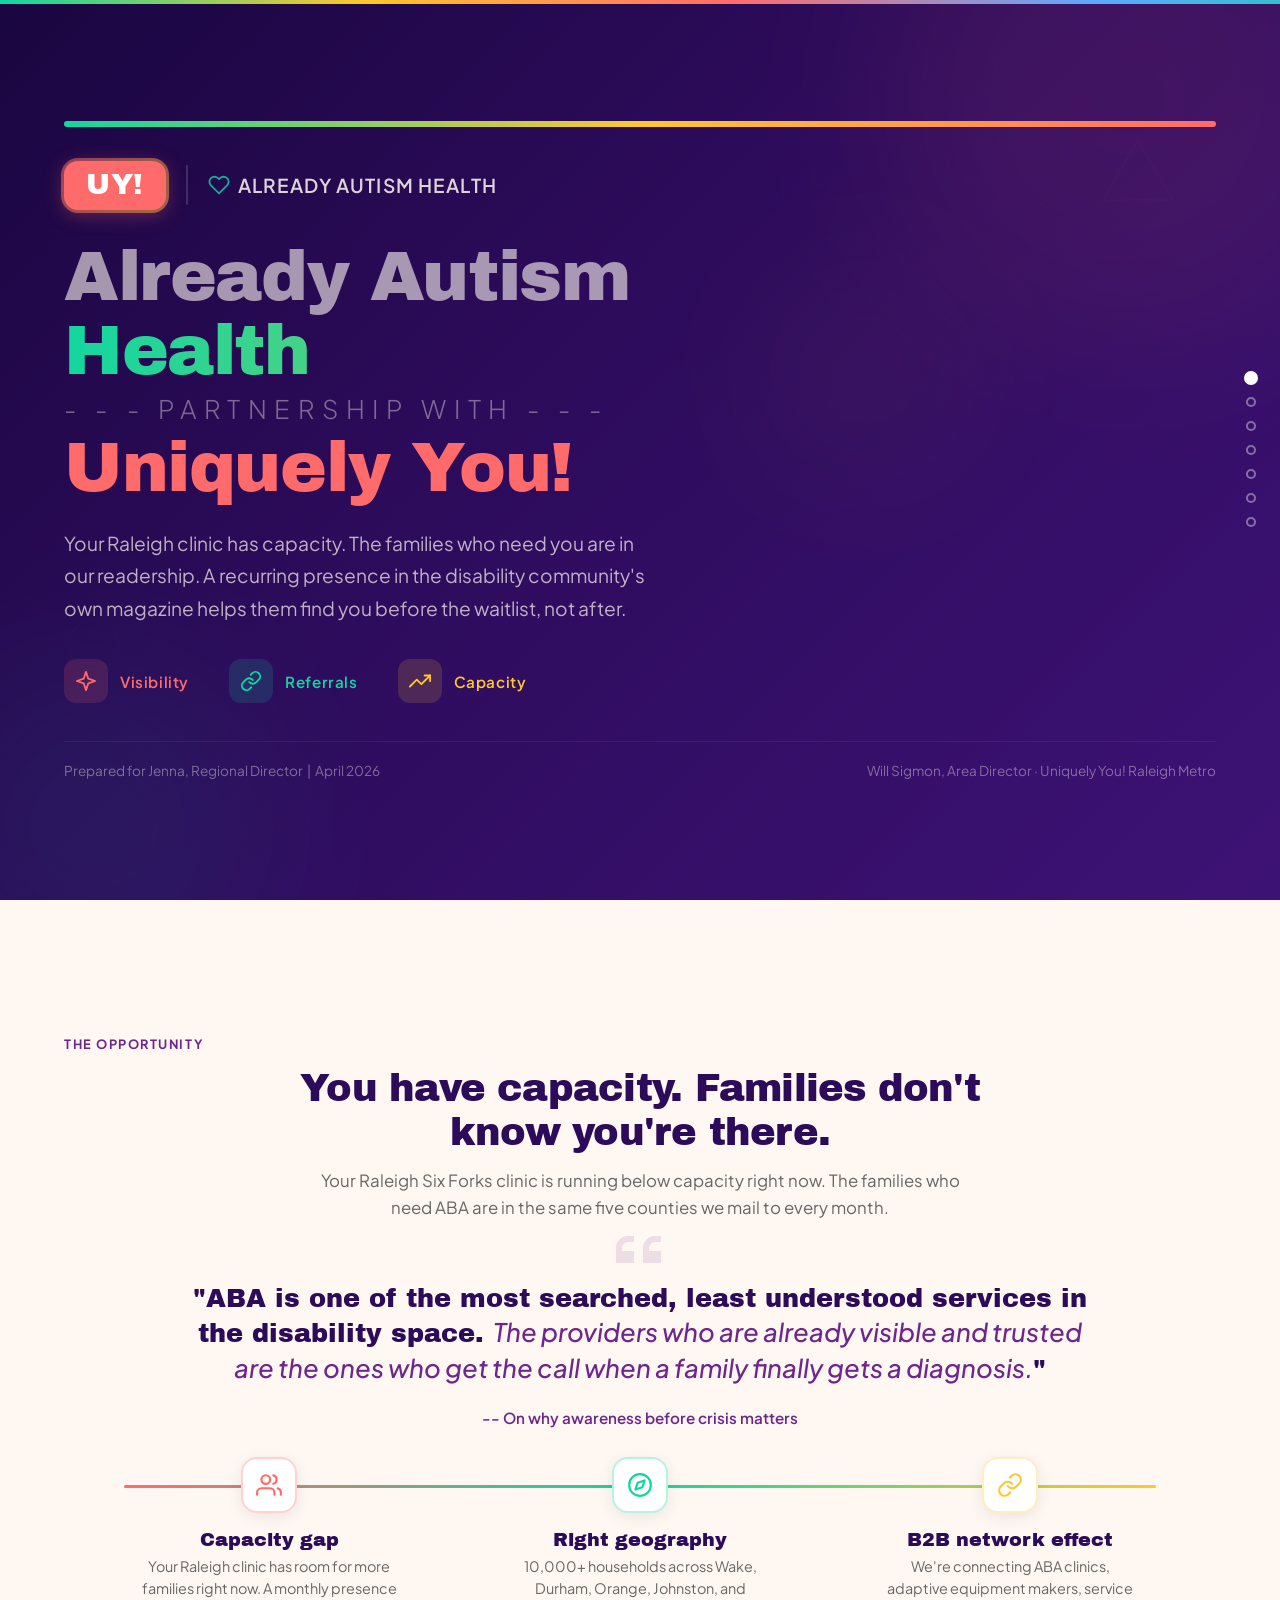
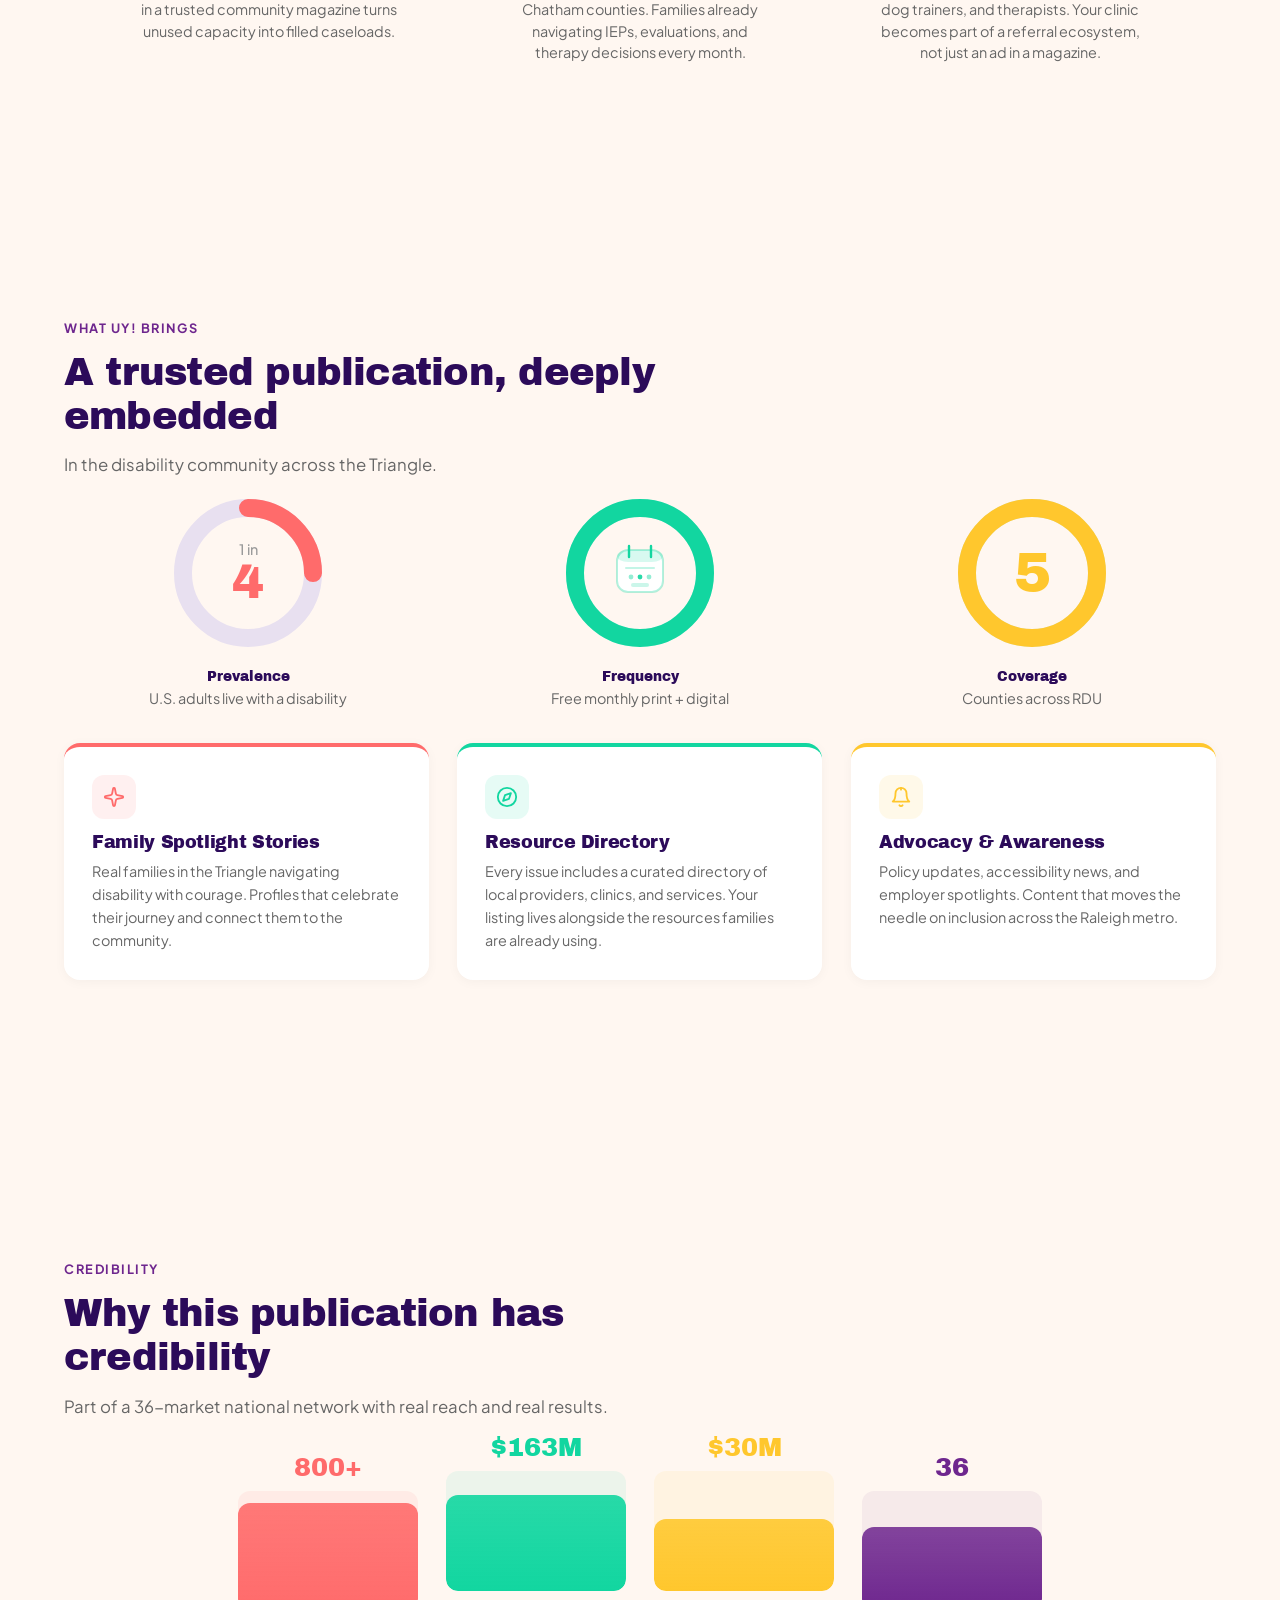
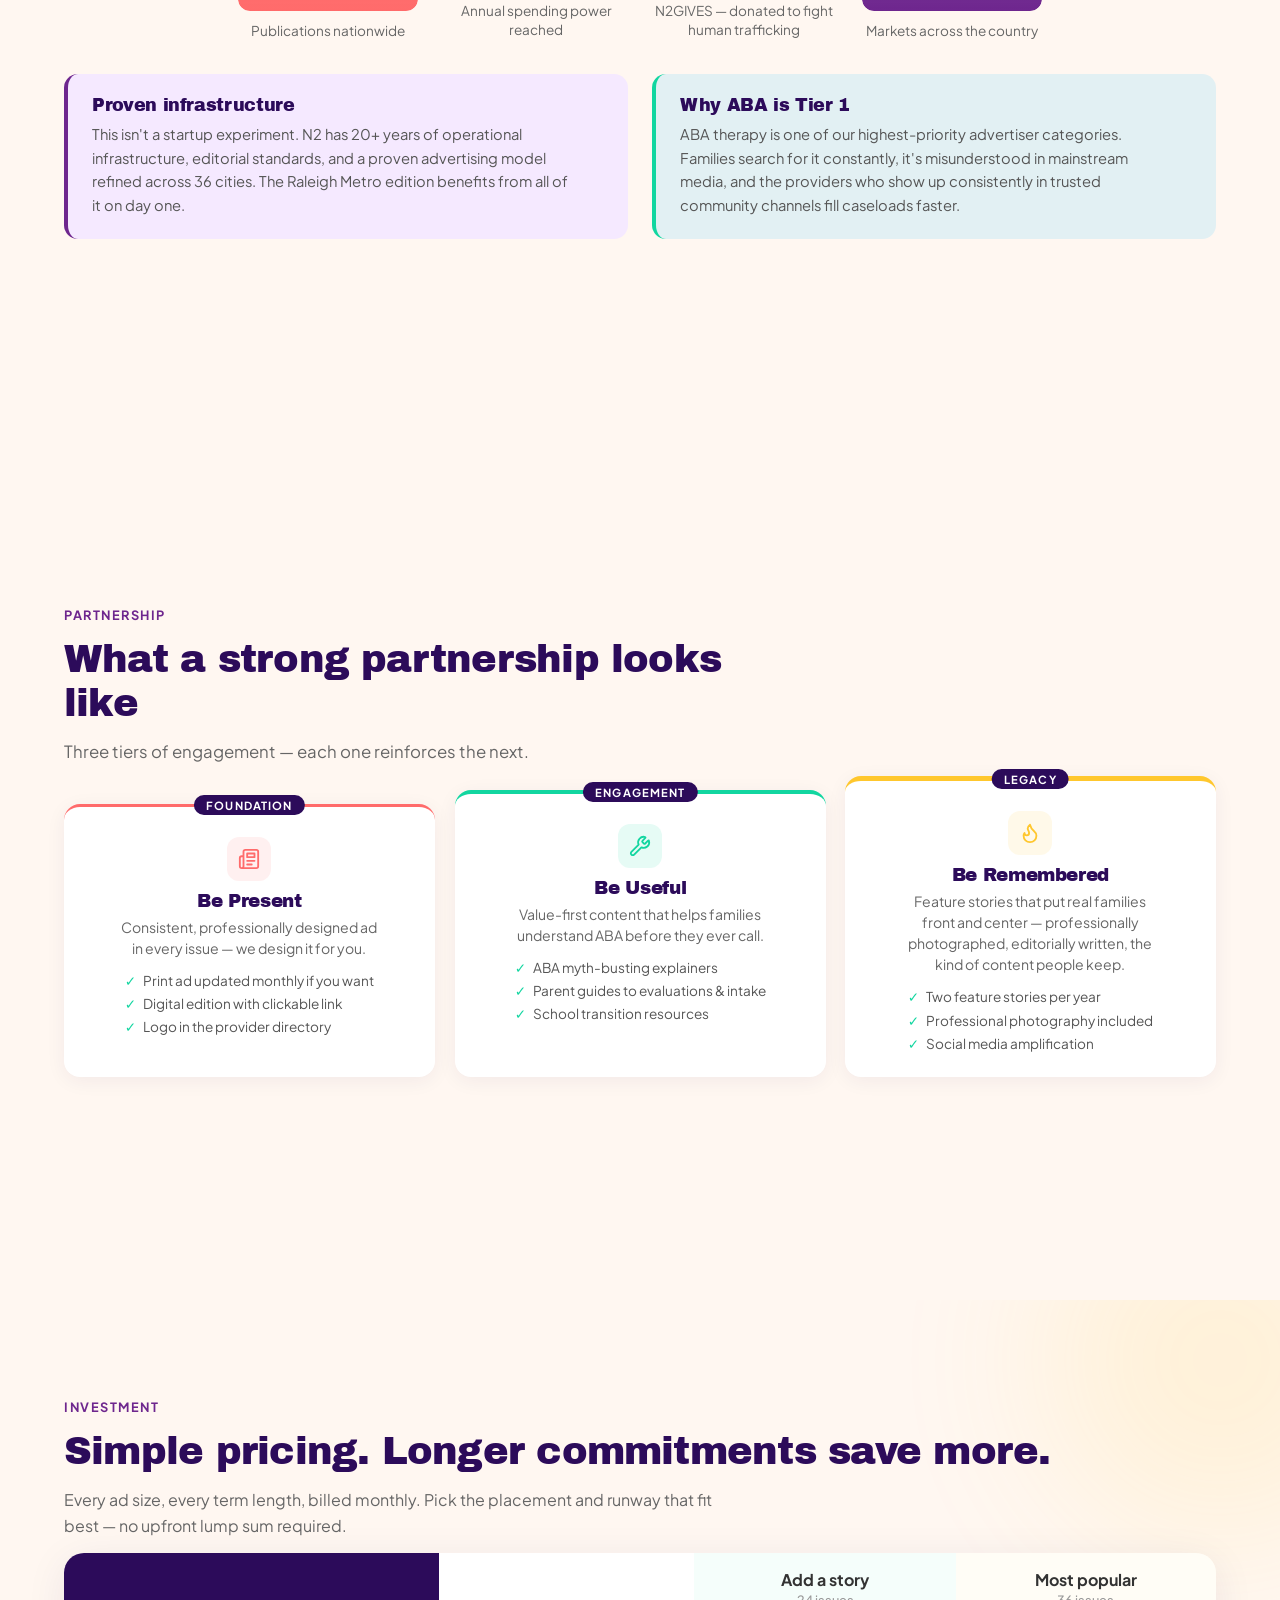
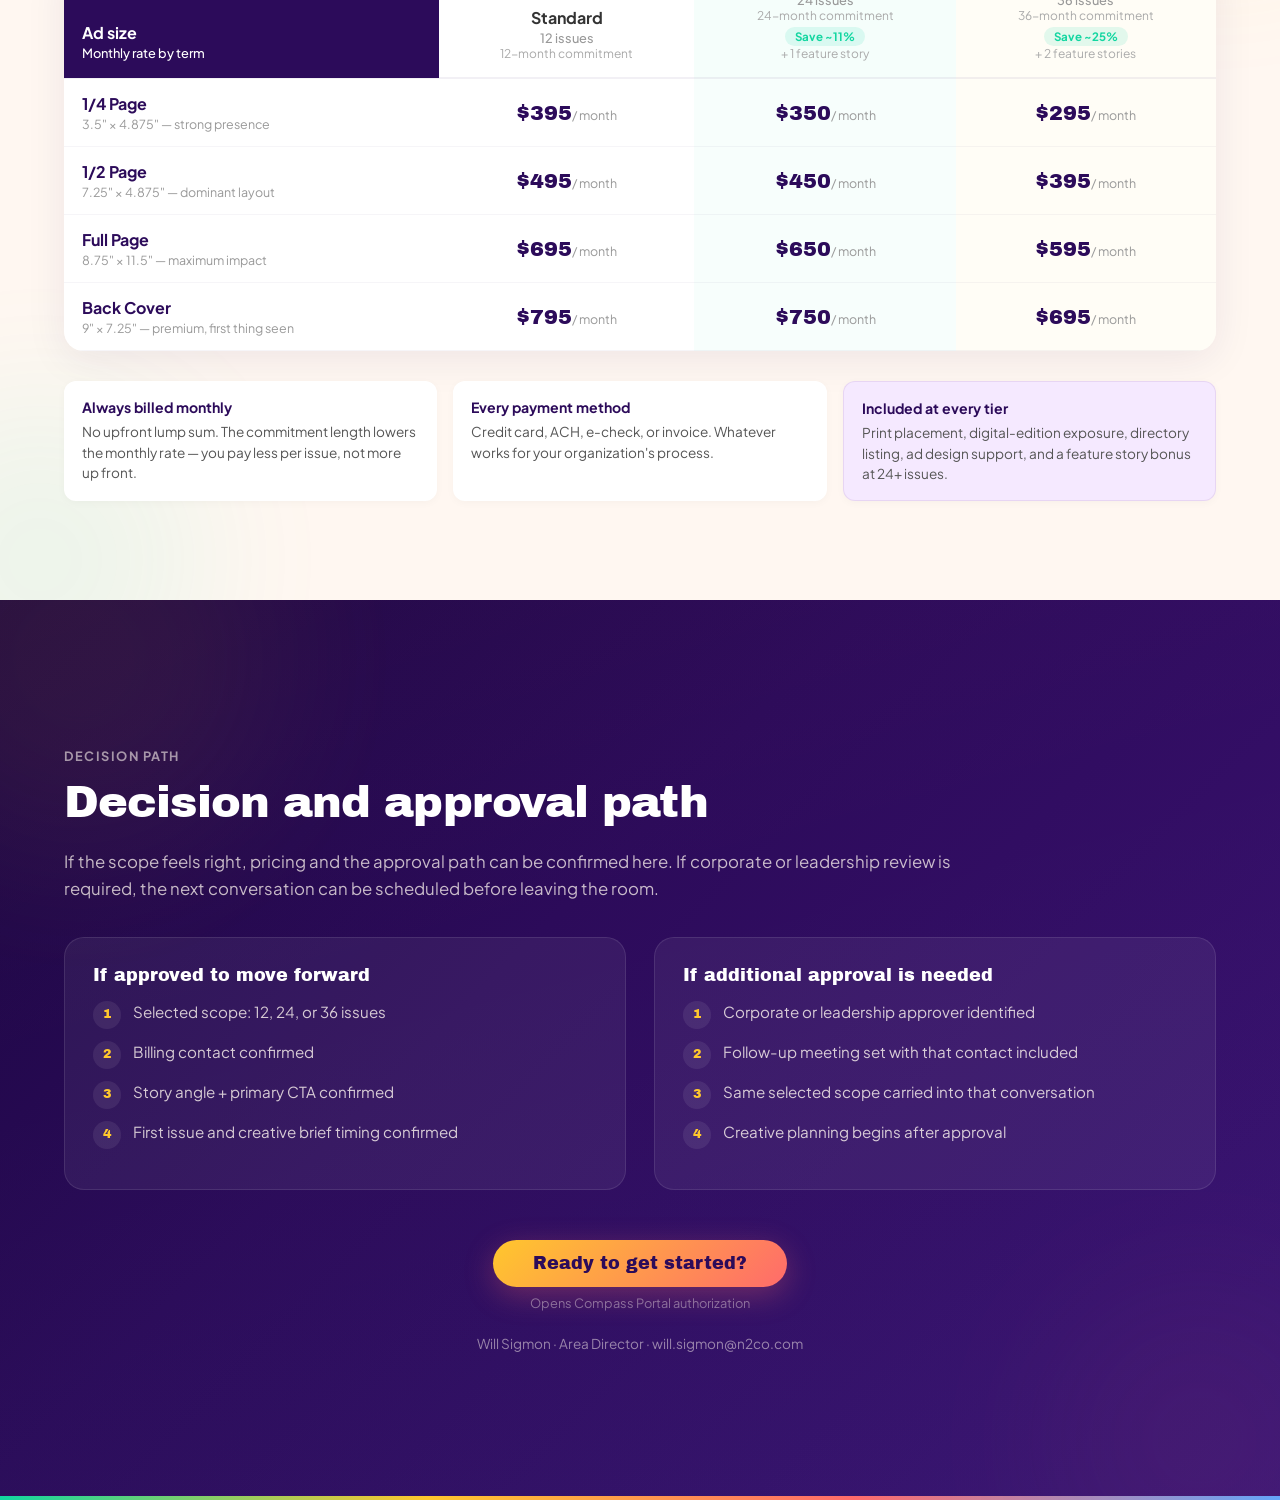
<file: public/deck/jenna/index.html>
<!DOCTYPE html>
<html lang="en">
<head>
<meta charset="UTF-8">
<meta name="viewport" content="width=device-width, initial-scale=1.0">
<title>Jenna × Uniquely You! — Partnership Conversation</title>
<link rel="preconnect" href="https://fonts.googleapis.com">
<link rel="preconnect" href="https://fonts.gstatic.com" crossorigin>
<link href="https://fonts.googleapis.com/css2?family=Archivo+Black&family=Plus+Jakarta+Sans:ital,wght@0,300;0,400;0,500;0,600;0,700;1,400;1,500&display=swap" rel="stylesheet">
<style>
*, *::before, *::after { margin: 0; padding: 0; box-sizing: border-box; }

:root {
  --cream: #FFF7F1;
  --dark: #2C0B5A;
  --dark-mid: #3D1275;
  --body: #333333;
  --coral: #FF6B6B;
  --teal: #12D6A0;
  --gold: #FFC72D;
  --purple-sec: #6E268E;
  --blue: #5EA8FF;
  --lavender: #F5E9FF;
  --peach: #FFE5D1;
  --mint: #E2F0F3;
  --spring: cubic-bezier(0.34, 1.56, 0.64, 1);
  --ease-out-expo: cubic-bezier(0.16, 1, 0.3, 1);
  --display: 'Archivo Black', sans-serif;
  --sans: 'Plus Jakarta Sans', system-ui, sans-serif;
}

html { scroll-snap-type: y mandatory; scroll-behavior: smooth; overflow-x: hidden; }
body { font-family: var(--sans); color: var(--body); background: var(--cream); -webkit-font-smoothing: antialiased; overflow-x: hidden; }
h1, h2, h3, h4 { font-family: var(--display); font-weight: 400; letter-spacing: -0.02em; }

.rainbow-bar {
  position: fixed; top: 0; left: 0; width: 100%; height: 4px;
  background: linear-gradient(90deg, #12D6A0, #FFC72D, #FF6B6B, #5EA8FF, #12D6A0, #FFC72D, #FF6B6B, #5EA8FF);
  background-size: 200% 100%; animation: shimmer 4s linear infinite; z-index: 1000;
}
@keyframes shimmer { 0% { background-position: 0% 0%; } 100% { background-position: -200% 0%; } }

.dot-nav {
  position: fixed; right: 24px; top: 50%; transform: translateY(-50%); z-index: 999;
  display: flex; flex-direction: column; gap: 14px;
}
.dot-nav a {
  width: 10px; height: 10px; border-radius: 50%; border: 2px solid rgba(44, 11, 90, 0.3);
  background: transparent; cursor: pointer; transition: all 0.3s ease; position: relative; display: block; text-decoration: none;
}
.dot-nav a::after {
  content: attr(data-label); position: absolute; right: 22px; top: 50%; transform: translateY(-50%);
  background: var(--dark); color: #fff; font-family: var(--sans); font-size: 0.75rem; font-weight: 600;
  padding: 4px 10px; border-radius: 6px; white-space: nowrap; opacity: 0; pointer-events: none; transition: opacity 0.2s ease;
}
.dot-nav a:hover::after { opacity: 1; }
.dot-nav.on-dark a { border-color: rgba(255,255,255,0.4); }
.dot-nav.on-dark a::after { background: #fff; color: var(--dark); }
.dot-nav a.active { background: var(--dark); border-color: var(--dark); transform: scale(1.4); }
.dot-nav.on-dark a.active { background: #fff; border-color: #fff; }

.slide {
  width: 100vw; height: 100vh; min-height: 100vh; max-height: 100vh; scroll-snap-align: start;
  position: relative; overflow: hidden; display: flex; align-items: center; justify-content: center; padding: 36px 64px;
}
.slide--dark { background: linear-gradient(135deg, #1a0640 0%, var(--dark) 40%, #3D1275 100%); color: #fff; }
.slide--cream { background: var(--cream); color: var(--body); }
.slide-inner {
  max-width: 1200px; width: 100%; height: 100%; position: relative; z-index: 2;
  display: flex; flex-direction: column; justify-content: center; gap: 14px;
}
.slide::after { content: ''; position: absolute; inset: -50%; width: 200%; height: 200%; opacity: 0.04; pointer-events: none; z-index: 3; mix-blend-mode: multiply; }

.orb { position: absolute; border-radius: 50%; pointer-events: none; z-index: 1; filter: blur(80px); }

[data-reveal] { opacity: 0; will-change: opacity, transform; transition: opacity 0.7s ease, transform 0.8s var(--spring); }
[data-reveal="up"] { transform: translateY(40px); }
[data-reveal="down"] { transform: translateY(-40px); }
[data-reveal="left"] { transform: translateX(-40px); }
[data-reveal="right"] { transform: translateX(40px); }
[data-reveal="scale"] { transform: scale(0.85); }
[data-reveal="fade"] { transform: none; }
@keyframes forceReveal { to { opacity: 1; transform: none; } }
[data-reveal] { animation: forceReveal 0s 1s forwards; }
[data-reveal].visible { opacity: 1 !important; transform: none !important; transition: opacity 0.6s ease, transform 0.75s var(--spring); }

/* COVER */
.cover-gradient-strip {
  width: 100%; height: 6px; border-radius: 3px;
  background: linear-gradient(90deg, #12D6A0, #FFC72D, #FF6B6B, #5EA8FF, #12D6A0);
  background-size: 200% 100%; animation: shimmer 3s linear infinite; margin-bottom: 20px; position: relative; overflow: hidden;
}
.cover-gradient-strip::after {
  content: ''; position: absolute; top: 0; left: -100%; width: 50%; height: 100%;
  background: linear-gradient(90deg, transparent, rgba(255,255,255,0.6), transparent);
  animation: stripShimmer 2.5s ease-in-out infinite;
}
@keyframes stripShimmer { 0% { left: -50%; } 100% { left: 150%; } }
.cover-logos { display: flex; align-items: center; gap: 20px; margin-bottom: 16px; }
.uy-mark {
  display: inline-flex; align-items: center; justify-content: center; background: var(--coral); color: #fff;
  font-family: var(--display); font-size: 1.8rem; padding: 10px 22px; border-radius: 14px;
  letter-spacing: 0.02em; line-height: 1; box-shadow: 0 4px 20px rgba(255,107,107,0.35); position: relative;
}
.uy-mark::after { content: ''; position: absolute; inset: -3px; border-radius: 17px; background: linear-gradient(135deg, var(--coral), var(--gold)); z-index: -1; opacity: 0.5; }
.logo-divider { width: 2px; height: 40px; background: rgba(255,255,255,0.15); border-radius: 1px; }
.partner-logotype { font-family: var(--sans); font-size: 1.2rem; font-weight: 600; color: rgba(255,247,241,0.85); letter-spacing: 0.06em; text-transform: uppercase; display: flex; align-items: center; gap: 8px; }
.partner-icon { width: 22px; height: 22px; flex-shrink: 0; }
.cover-title { font-size: clamp(2.8rem, 5.5vw, 4.8rem); line-height: 1.05; color: #fff; margin-bottom: 8px; }
.cover-title .line-1 { display: block; color: rgba(255,247,241,0.6); }
.cover-title .line-2 { display: block; background: linear-gradient(90deg, var(--teal), var(--gold)); -webkit-background-clip: text; -webkit-text-fill-color: transparent; background-clip: text; }
.cover-title .line-cross { display: block; font-family: var(--sans); font-weight: 300; font-size: clamp(1rem, 2vw, 1.6rem); color: rgba(255,247,241,0.4); letter-spacing: 0.3em; text-transform: uppercase; margin: 8px 0; }
.cover-title .line-uy { display: block; color: var(--coral); }
.text-reveal-mask { overflow: hidden; display: block; }
.text-reveal-inner { display: block; transform: translateY(110%); animation: textSlideUp 0.9s var(--ease-out-expo) 0.8s forwards; }
@keyframes textSlideUp { to { transform: translateY(0); } }
.cover-subtitle { font-size: clamp(1rem, 1.8vw, 1.2rem); color: rgba(255,247,241,0.7); max-width: 600px; line-height: 1.7; font-weight: 400; margin-bottom: 20px; }
.cover-pillars { display: flex; gap: 40px; margin-bottom: 24px; }
.cover-pillar { display: flex; align-items: center; gap: 12px; }
.cover-pillar-icon { width: 44px; height: 44px; border-radius: 12px; display: flex; align-items: center; justify-content: center; }
.cover-pillar-icon svg { width: 22px; height: 22px; }
.cover-pillar-icon--coral { background: rgba(255,107,107,0.15); }
.cover-pillar-icon--teal { background: rgba(18,214,160,0.15); }
.cover-pillar-icon--gold { background: rgba(255,199,45,0.15); }
.cover-pillar-label { font-weight: 600; font-size: 0.95rem; letter-spacing: 0.04em; }
.cover-pillar-label--coral { color: var(--coral); }
.cover-pillar-label--teal { color: var(--teal); }
.cover-pillar-label--gold { color: var(--gold); }
.cover-footer { display: flex; justify-content: space-between; color: rgba(255,247,241,0.4); font-size: 0.85rem; font-weight: 400; padding-top: 20px; border-top: 1px solid rgba(255,255,255,0.06); }
.float-shape { position: absolute; pointer-events: none; z-index: 1; opacity: 0.06; }
@keyframes floatDrift { 0%, 100% { transform: translate(0, 0) rotate(0deg); } 25% { transform: translate(10px, -15px) rotate(5deg); } 50% { transform: translate(-5px, -25px) rotate(-3deg); } 75% { transform: translate(15px, -10px) rotate(7deg); } }

/* SECTION SHARED */
.section-eyebrow { font-size: 0.8rem; font-weight: 700; text-transform: uppercase; letter-spacing: 0.12em; color: var(--purple-sec); }
.section-title { font-size: clamp(1.8rem, 3vw, 2.5rem); color: var(--dark); max-width: 700px; line-height: 1.15; }
.section-subtitle { font-size: 1.05rem; color: #666; max-width: 640px; line-height: 1.6; }

/* SLIDE 2 — WHY */
.s2-quote {
  font-family: var(--display); font-size: clamp(1.3rem, 2.2vw, 1.6rem); line-height: 1.3;
  color: var(--dark); text-align: center; max-width: 900px; margin: 0 auto 8px; position: relative;
}
.s2-quote::before {
  content: ''; display: block; width: 48px; height: 36px; margin: 0 auto 10px; background: var(--purple-sec); opacity: 0.12;
  -webkit-mask-image: url("data:image/svg+xml,%3Csvg viewBox='0 0 80 60' xmlns='http://www.w3.org/2000/svg'%3E%3Cpath d='M0 40V20C0 9 9 0 20 0h10v10H20C15 10 10 15 10 20v5h20v20H0zm45 0V20C45 9 54 0 65 0h10v10H65C60 10 55 15 55 20v5h20v20H45z'/%3E%3C/svg%3E");
  mask-image: url("data:image/svg+xml,%3Csvg viewBox='0 0 80 60' xmlns='http://www.w3.org/2000/svg'%3E%3Cpath d='M0 40V20C0 9 9 0 20 0h10v10H20C15 10 10 15 10 20v5h20v20H0zm45 0V20C45 9 54 0 65 0h10v10H65C60 10 55 15 55 20v5h20v20H45z'/%3E%3C/svg%3E");
  -webkit-mask-size: contain; mask-size: contain; -webkit-mask-repeat: no-repeat; mask-repeat: no-repeat; -webkit-mask-position: center; mask-position: center;
}
.s2-quote-em { color: var(--purple-sec); font-style: italic; font-family: var(--sans); font-weight: 500; }
.s2-author { text-align: center; font-weight: 600; color: var(--purple-sec); font-size: 0.95rem; margin-bottom: 16px; }
.s2-timeline { display: flex; align-items: flex-start; position: relative; padding: 0 20px; }
.s2-timeline::before {
  content: ''; position: absolute; top: 28px; left: 60px; right: 60px; height: 3px;
  background: linear-gradient(90deg, var(--coral), var(--teal), var(--gold)); border-radius: 99px; z-index: 0;
  clip-path: inset(0 100% 0 0); transition: clip-path 1.2s var(--ease-out-expo);
}
.s2-timeline.line-drawn::before { clip-path: inset(0 0% 0 0); }
.s2-tl-item { flex: 1; display: flex; flex-direction: column; align-items: center; text-align: center; position: relative; z-index: 1; }
.s2-tl-dot { width: 56px; height: 56px; border-radius: 16px; display: flex; align-items: center; justify-content: center; margin-bottom: 16px; box-shadow: 0 4px 16px rgba(0,0,0,0.08); }
.s2-tl-dot svg { width: 26px; height: 26px; }
.s2-tl-dot--coral { background: #fff; border: 2px solid rgba(255,107,107,0.3); }
.s2-tl-dot--teal { background: #fff; border: 2px solid rgba(18,214,160,0.3); }
.s2-tl-dot--gold { background: #fff; border: 2px solid rgba(255,199,45,0.3); }
.s2-tl-title { font-family: var(--display); font-size: 1.2rem; color: var(--dark); margin-bottom: 6px; }
.s2-tl-desc { font-size: 0.9rem; color: #666; line-height: 1.5; max-width: 260px; }

/* SLIDE 3 — WHAT UY BRINGS */
.s3-infographic { display: grid; grid-template-columns: 1fr 1fr 1fr; gap: 24px; margin-bottom: 20px; }
.s3-viz { display: flex; flex-direction: column; align-items: center; text-align: center; }
.s3-viz-mark { width: 160px; height: 160px; position: relative; margin-bottom: 16px; }
.s3-viz-mark svg { width: 100%; height: 100%; }
.donut-wrap { position: relative; }
.donut-center-text { position: absolute; top: 50%; left: 50%; transform: translate(-50%,-50%); text-align: center; }
.donut-kicker { display: block; font-size: 0.9rem; color: #999; font-weight: 500; }
.donut-value { display: block; font-family: var(--display); font-size: 3rem; color: var(--coral); line-height: 1; }
.s3-hero-number { position: absolute; top: 50%; left: 50%; transform: translate(-50%,-50%); font-family: var(--display); font-size: 3.5rem; line-height: 1; }
.s3-icon-badge { position: absolute; top: 50%; left: 50%; transform: translate(-50%,-50%); }
.s3-viz-label { font-family: var(--display); font-size: 0.85rem; color: var(--dark); margin-bottom: 4px; }
.s3-viz-desc { font-size: 0.9rem; color: #666; line-height: 1.5; max-width: 220px; }
.s3-pillars { display: grid; grid-template-columns: 1fr 1fr 1fr; gap: 28px; }
.s3-pillar { background: #fff; border-radius: 16px; padding: 28px; box-shadow: 0 2px 12px rgba(0,0,0,0.04); border-top: 4px solid transparent; }
.s3-pillar--coral { border-top-color: var(--coral); }
.s3-pillar--teal { border-top-color: var(--teal); }
.s3-pillar--gold { border-top-color: var(--gold); }
.s3-pillar-icon { width: 44px; height: 44px; border-radius: 12px; display: flex; align-items: center; justify-content: center; margin-bottom: 14px; }
.s3-pillar-icon svg { width: 22px; height: 22px; }
.s3-pillar h3 { font-size: 1.1rem; color: var(--dark); margin-bottom: 8px; }
.s3-pillar p { font-size: 0.9rem; color: #666; line-height: 1.6; }

/* SLIDE 4 — CREDIBILITY */
.s4-chart { display: flex; gap: 28px; justify-content: center; align-items: flex-end; margin-bottom: 20px; }
.s4-bar-col { display: flex; flex-direction: column; align-items: center; gap: 10px; flex: 1; max-width: 180px; }
.s4-bar-value { font-family: var(--display); font-size: 1.6rem; }
.s4-bar-track { width: 100%; border-radius: 12px; position: relative; overflow: hidden; }
.s4-bar-fill { border-radius: 12px; position: absolute; bottom: 0; width: 100%; }
.s4-bar-label { font-size: 0.85rem; color: #666; text-align: center; line-height: 1.4; }
.s4-context { display: grid; grid-template-columns: 1fr 1fr; gap: 24px; }
.s4-context-card { padding: 22px 24px; border-radius: 14px; }
.s4-context-card--quote { background: var(--lavender); border-left: 4px solid var(--purple-sec); }
.s4-context-card--aside { background: var(--mint); border-left: 4px solid var(--teal); }
.s4-context-card h3 { font-size: 1.1rem; color: var(--dark); margin-bottom: 8px; }
.s4-context-card p { font-size: 0.92rem; color: #555; line-height: 1.6; max-width: 44ch; }

/* SLIDE 5 — PARTNERSHIP */
.s7-staircase { display: grid; grid-template-columns: repeat(3, 1fr); gap: 20px; margin-bottom: 16px; }
.s7-step {
  display: flex; flex-direction: column; align-items: center; text-align: center;
  padding: 22px 18px; background: #fff; border-radius: 16px; box-shadow: 0 4px 20px rgba(44,11,90,0.06);
  position: relative;
}
.s7-step--1 { border-top: 3px solid var(--coral); margin-top: 24px; }
.s7-step--2 { border-top: 4px solid var(--teal); margin-top: 10px; }
.s7-step--3 { border-top: 5px solid var(--gold); margin-top: -4px; }
.s7-level-label {
  position: absolute; top: -12px; left: 50%; transform: translateX(-50%);
  background: var(--dark); color: #fff; font-family: var(--sans); font-size: 0.7rem; font-weight: 700;
  text-transform: uppercase; letter-spacing: 0.1em; padding: 3px 12px; border-radius: 20px;
}
.s7-step-icon { width: 44px; height: 44px; border-radius: 12px; display: flex; align-items: center; justify-content: center; margin-bottom: 10px; margin-top: 8px; }
.s7-step-icon svg { width: 22px; height: 22px; }
.s7-step h3 { font-size: 1.15rem; color: var(--dark); margin-bottom: 6px; }
.s7-step p { font-size: 0.88rem; color: #666; line-height: 1.5; max-width: 260px; margin-bottom: 10px; }
.s7-step-items { list-style: none; text-align: left; font-size: 0.85rem; color: #555; line-height: 1.7; }
.s7-step-items li { padding-left: 18px; position: relative; }
.s7-step-items li::before { content: '\2713'; position: absolute; left: 0; color: var(--teal); font-weight: 700; }

/* SLIDE 6 — PRICING */
.pricing-intro { font-size: 1rem; color: #666; max-width: 680px; line-height: 1.6; }
.rate-table-wrap { overflow-x: auto; border-radius: 20px; box-shadow: 0 8px 40px rgba(44,11,90,0.08); }
.rate-table { width: 100%; border-collapse: collapse; font-size: 0.95rem; background: #fff; }
.rate-table thead th {
  padding: 16px 18px; text-align: center; vertical-align: bottom; font-family: var(--sans); font-weight: 600;
  border-bottom: 2px solid rgba(44,11,90,0.06);
}
.rate-table thead th:first-child { text-align: left; }
.th-term { display: block; font-size: 1rem; font-weight: 700; margin-bottom: 2px; }
.th-issues { display: block; font-size: 0.8rem; color: #999; font-weight: 500; }
.th-savings { display: block; font-size: 0.75rem; color: #aaa; font-weight: 400; }
.th-save-badge {
  display: inline-block; margin-top: 4px; padding: 2px 10px; border-radius: 20px;
  background: rgba(18,214,160,0.12); color: var(--teal); font-size: 0.72rem; font-weight: 700;
}
.best-value-head { background: rgba(18,214,160,0.04) !important; }
.best-value { background: rgba(18,214,160,0.03); }
.popular-col { background: rgba(255,199,45,0.04); }
.rate-table tbody td {
  padding: 14px 18px; text-align: center; border-bottom: 1px solid rgba(44,11,90,0.04);
}
.rate-table tbody td:first-child { text-align: left; }
.td-size-name { display: block; font-weight: 700; color: var(--dark); font-size: 1rem; }
.td-size-desc { display: block; font-size: 0.78rem; color: #999; margin-top: 2px; }
.td-price { font-family: var(--display); font-size: 1.3rem; color: var(--dark); }
.td-per { font-size: 0.78rem; color: #999; }
.pricing-notes { display: grid; grid-template-columns: 1fr 1fr 1fr; gap: 16px; margin-top: 16px; }
.pricing-note {
  background: #fff; border-radius: 12px; padding: 16px 18px; font-size: 0.85rem; color: #555; line-height: 1.5;
  box-shadow: 0 2px 8px rgba(0,0,0,0.03);
}
.pricing-note strong { display: block; color: var(--dark); margin-bottom: 4px; font-size: 0.88rem; }
.pricing-note--highlight { background: var(--lavender); border: 1px solid rgba(110,38,142,0.1); }

/* SLIDE 7 — NEXT STEPS */
.s8-diagonal {
  position: absolute; top: -10%; left: -5%; width: 110%; height: 120%;
  background: linear-gradient(165deg, rgba(255,107,107,0.04) 0%, transparent 40%, rgba(18,214,160,0.03) 100%);
  pointer-events: none; z-index: 0;
}
.s8-title { font-size: clamp(2rem, 3.5vw, 3rem); color: #fff; line-height: 1.1; }
.s8-rainbow {
  position: absolute; bottom: 0; left: 0; width: 100%; height: 4px;
  background: linear-gradient(90deg, #12D6A0, #FFC72D, #FF6B6B, #5EA8FF);
}
.s10-grid { display: grid; grid-template-columns: 1fr 1fr; gap: 28px; margin-bottom: 16px; }
.s10-card {
  background: rgba(255,255,255,0.06); border: 1px solid rgba(255,255,255,0.1); border-radius: 20px; padding: 28px;
}
.s10-card-label { font-family: var(--display); font-size: 1.1rem; color: #fff; margin-bottom: 16px; }
.s10-list { list-style: none; }
.s10-item { display: flex; align-items: flex-start; gap: 12px; margin-bottom: 12px; color: rgba(255,247,241,0.8); font-size: 0.95rem; line-height: 1.5; }
.s10-num {
  flex-shrink: 0; width: 28px; height: 28px; border-radius: 50%; background: rgba(255,255,255,0.08);
  display: flex; align-items: center; justify-content: center; font-family: var(--display); font-size: 0.8rem; color: var(--gold);
}
.s10-cta-wrap { text-align: center; margin-top: 8px; }
.s10-cta {
  display: inline-block; padding: 14px 40px; border-radius: 60px; font-family: var(--display); font-size: 1.1rem;
  color: var(--dark); background: linear-gradient(135deg, var(--gold), var(--coral)); text-decoration: none;
  box-shadow: 0 8px 30px rgba(255,107,107,0.3); transition: transform 0.3s var(--spring), box-shadow 0.3s ease;
}
.s10-cta:hover { transform: translateY(-3px) scale(1.03); box-shadow: 0 12px 40px rgba(255,107,107,0.4); }
.s10-cta-sub { font-size: 0.8rem; color: rgba(255,247,241,0.4); margin-top: 8px; }
.s10-contact { text-align: center; font-size: 0.85rem; color: rgba(255,247,241,0.5); margin-top: 10px; }

/* PORTRAIT WARNING */
#portrait-warning {
  display: none; position: fixed; inset: 0; z-index: 10000; background: var(--dark);
  flex-direction: column; align-items: center; justify-content: center; text-align: center; padding: 40px;
}
.pw-title { font-family: var(--display); font-size: 1.4rem; color: #fff; margin-bottom: 12px; }
.pw-body { font-size: 1rem; color: rgba(255,247,241,0.6); max-width: 280px; line-height: 1.6; }
@media (max-width: 768px) and (orientation: portrait) {
  #portrait-warning { display: flex; }
}

/* RESPONSIVE */
@media (max-width: 900px) {
  .slide { padding: 24px 28px; }
  .s3-infographic, .s3-pillars, .s7-staircase { grid-template-columns: 1fr; }
  .s2-timeline { flex-direction: column; gap: 20px; }
  .s4-chart { flex-wrap: wrap; }
  .s10-grid, .s4-context, .pricing-notes { grid-template-columns: 1fr; }
  .cover-pillars { flex-direction: column; gap: 16px; }
  .dot-nav { display: none; }
  .s7-step--1, .s7-step--2, .s7-step--3 { margin-top: 0; }
  .rate-table { font-size: 0.85rem; }
}
</style>
</head>
<body>

<div class="rainbow-bar"></div>

<!-- Portrait warning -->
<div id="portrait-warning">
  <svg width="48" height="48" viewBox="0 0 48 48" fill="none" stroke="rgba(255,247,241,0.5)" stroke-width="2" stroke-linecap="round" style="margin-bottom:24px;">
    <rect x="14" y="6" width="20" height="36" rx="3"/>
    <path d="M14 6l20 36M34 6L14 42" stroke-width="1" opacity="0.3"/>
    <path d="M8 32l4-4 4 4" stroke="var(--teal)" stroke-width="2.5"/>
  </svg>
  <div class="pw-title">Rotate for the full experience</div>
  <p class="pw-body">This pitch deck is built for landscape or desktop viewing.</p>
</div>

<nav class="dot-nav on-dark" id="dotNav">
  <a href="#cover" data-slide="0" data-label="Cover" class="active"></a>
  <a href="#why" data-slide="1" data-label="The Opportunity"></a>
  <a href="#what" data-slide="2" data-label="Publication"></a>
  <a href="#credibility" data-slide="3" data-label="Credibility"></a>
  <a href="#partnership" data-slide="4" data-label="Partnership"></a>
  <a href="#pricing" data-slide="5" data-label="Pricing"></a>
  <a href="#start" data-slide="6" data-label="Next Steps"></a>
</nav>


<!-- ============================================================
     SLIDE 1: COVER
     ============================================================ -->
<section class="slide slide--dark" id="cover" data-slide-index="0" data-theme="dark">
  <div class="orb" style="width:500px;height:500px;top:-150px;right:-100px;background:var(--coral);opacity:0.08;animation:floatDrift 12s ease-in-out infinite;"></div>
  <div class="orb" style="width:350px;height:350px;bottom:-100px;left:-80px;background:var(--teal);opacity:0.06;animation:floatDrift 15s ease-in-out infinite 3s;"></div>
  <div class="orb" style="width:200px;height:200px;top:30%;left:60%;background:var(--gold);opacity:0.05;animation:floatDrift 10s ease-in-out infinite 1s;"></div>

  <svg class="float-shape" style="top:15%;right:8%;width:80px;height:80px;animation:floatDrift 16s ease-in-out infinite 2s;" viewBox="0 0 80 80" fill="none">
    <polygon points="40,5 75,65 5,65" stroke="rgba(255,199,45,0.3)" stroke-width="1.5"/>
  </svg>
  <svg class="float-shape" style="bottom:25%;left:5%;width:60px;height:60px;animation:floatDrift 13s ease-in-out infinite 4s;" viewBox="0 0 60 60" fill="none">
    <circle cx="30" cy="30" r="25" stroke="rgba(18,214,160,0.25)" stroke-width="1.5"/>
  </svg>

  <div class="slide-inner">
    <div class="cover-gradient-strip" data-reveal="fade" data-delay="0"></div>

    <div class="cover-logos" data-reveal="up" data-delay="100">
      <span class="uy-mark">UY!</span>
      <span class="logo-divider"></span>
      <span class="partner-logotype">
        <svg class="partner-icon" viewBox="0 0 24 24" fill="none" stroke="rgba(18,214,160,0.8)" stroke-width="2" stroke-linecap="round" stroke-linejoin="round">
          <path d="M20.84 4.61a5.5 5.5 0 0 0-7.78 0L12 5.67l-1.06-1.06a5.5 5.5 0 0 0-7.78 7.78l1.06 1.06L12 21.23l7.78-7.78 1.06-1.06a5.5 5.5 0 0 0 0-7.78z"/>
        </svg>
        Already Autism Health
      </span>
    </div>

    <h1 class="cover-title">
      <span class="line-1" data-reveal="up" data-delay="200">Already Autism</span>
      <span class="line-2" data-reveal="up" data-delay="300">Health</span>
      <span class="line-cross" data-reveal="fade" data-delay="500">- - - partnership with - - -</span>
      <span class="line-uy" data-reveal="up" data-delay="600">Uniquely You!</span>
    </h1>

    <p class="cover-subtitle">
      <span class="text-reveal-mask">
        <span class="text-reveal-inner">Your Raleigh clinic has capacity. The families who need you are in our readership. A recurring presence in the disability community's own magazine helps them find you before the waitlist, not after.</span>
      </span>
    </p>

    <div class="cover-pillars" data-reveal="up" data-delay="900">
      <div class="cover-pillar">
        <div class="cover-pillar-icon cover-pillar-icon--coral">
          <svg viewBox="0 0 24 24" fill="none" stroke="var(--coral)" stroke-width="2" stroke-linecap="round" stroke-linejoin="round">
            <path d="M12 2L14.5 9.5L22 12L14.5 14.5L12 22L9.5 14.5L2 12L9.5 9.5L12 2Z"/>
          </svg>
        </div>
        <span class="cover-pillar-label cover-pillar-label--coral">Visibility</span>
      </div>
      <div class="cover-pillar">
        <div class="cover-pillar-icon cover-pillar-icon--teal">
          <svg viewBox="0 0 24 24" fill="none" stroke="var(--teal)" stroke-width="2" stroke-linecap="round" stroke-linejoin="round">
            <path d="M10 13a5 5 0 0 0 7.54.54l3-3a5 5 0 0 0-7.07-7.07l-1.72 1.71"/>
            <path d="M14 11a5 5 0 0 0-7.54-.54l-3 3a5 5 0 0 0 7.07 7.07l1.71-1.71"/>
          </svg>
        </div>
        <span class="cover-pillar-label cover-pillar-label--teal">Referrals</span>
      </div>
      <div class="cover-pillar">
        <div class="cover-pillar-icon cover-pillar-icon--gold">
          <svg viewBox="0 0 24 24" fill="none" stroke="var(--gold)" stroke-width="2" stroke-linecap="round" stroke-linejoin="round">
            <polyline points="23 6 13.5 15.5 8.5 10.5 1 18"/>
            <polyline points="17 6 23 6 23 12"/>
          </svg>
        </div>
        <span class="cover-pillar-label cover-pillar-label--gold">Capacity</span>
      </div>
    </div>

    <div class="cover-footer" data-reveal="fade" data-delay="1100">
      <span>Prepared for Jenna, Regional Director &nbsp;|&nbsp; April 2026</span>
      <span>Will Sigmon, Area Director &middot; Uniquely You! Raleigh Metro</span>
    </div>
  </div>
</section>


<!-- ============================================================
     SLIDE 2: THE OPPORTUNITY
     ============================================================ -->
<section class="slide slide--cream" id="why" data-slide-index="1" data-theme="light">
  <div class="slide-inner">
    <div class="section-eyebrow" data-reveal="up" data-delay="0">The Opportunity</div>
    <h2 class="section-title" data-reveal="up" data-delay="100" style="text-align:center;margin-left:auto;margin-right:auto;">You have capacity. Families don't know you're there.</h2>
    <p class="section-subtitle" data-reveal="up" data-delay="200" style="text-align:center;margin-left:auto;margin-right:auto;">Your Raleigh Six Forks clinic is running below capacity right now. The families who need ABA are in the same five counties we mail to every month.</p>

    <div class="s2-quote" data-reveal="scale" data-delay="300">
      "ABA is one of the most searched, least understood services in the disability space. <span class="s2-quote-em">The providers who are already visible and trusted are the ones who get the call when a family finally gets a diagnosis.</span>"
    </div>
    <p class="s2-author" data-reveal="fade" data-delay="500">-- On why awareness before crisis matters</p>

    <div class="s2-timeline" id="s2Timeline">
      <div class="s2-tl-item" data-reveal="up" data-delay="600">
        <div class="s2-tl-dot s2-tl-dot--coral">
          <svg viewBox="0 0 24 24" fill="none" stroke="var(--coral)" stroke-width="2" stroke-linecap="round" stroke-linejoin="round">
            <path d="M17 21v-2a4 4 0 0 0-4-4H5a4 4 0 0 0-4 4v2"/>
            <circle cx="9" cy="7" r="4"/>
            <path d="M23 21v-2a4 4 0 0 0-3-3.87"/>
            <path d="M16 3.13a4 4 0 0 1 0 7.75"/>
          </svg>
        </div>
        <div class="s2-tl-title">Capacity gap</div>
        <div class="s2-tl-desc">Your Raleigh clinic has room for more families right now. A monthly presence in a trusted community magazine turns unused capacity into filled caseloads.</div>
      </div>

      <div class="s2-tl-item" data-reveal="up" data-delay="800">
        <div class="s2-tl-dot s2-tl-dot--teal">
          <svg viewBox="0 0 24 24" fill="none" stroke="var(--teal)" stroke-width="2" stroke-linecap="round" stroke-linejoin="round">
            <circle cx="12" cy="12" r="10"/>
            <polygon points="16.24 7.76 14.12 14.12 7.76 16.24 9.88 9.88 16.24 7.76"/>
          </svg>
        </div>
        <div class="s2-tl-title">Right geography</div>
        <div class="s2-tl-desc">10,000+ households across Wake, Durham, Orange, Johnston, and Chatham counties. Families already navigating IEPs, evaluations, and therapy decisions every month.</div>
      </div>

      <div class="s2-tl-item" data-reveal="up" data-delay="1000">
        <div class="s2-tl-dot s2-tl-dot--gold">
          <svg viewBox="0 0 24 24" fill="none" stroke="var(--gold)" stroke-width="2" stroke-linecap="round" stroke-linejoin="round">
            <path d="M10 13a5 5 0 0 0 7.54.54l3-3a5 5 0 0 0-7.07-7.07l-1.72 1.71"/>
            <path d="M14 11a5 5 0 0 0-7.54-.54l-3 3a5 5 0 0 0 7.07 7.07l1.71-1.71"/>
          </svg>
        </div>
        <div class="s2-tl-title">B2B network effect</div>
        <div class="s2-tl-desc">We're connecting ABA clinics, adaptive equipment makers, service dog trainers, and therapists. Your clinic becomes part of a referral ecosystem, not just an ad in a magazine.</div>
      </div>
    </div>
  </div>
</section>


<!-- ============================================================
     SLIDE 3: WHAT UY BRINGS
     ============================================================ -->
<section class="slide slide--cream" id="what" data-slide-index="2" data-theme="light">
  <div class="slide-inner">
    <div class="section-eyebrow" data-reveal="up" data-delay="0">What UY! Brings</div>
    <h2 class="section-title" data-reveal="up" data-delay="100">A trusted publication, deeply embedded</h2>
    <p class="section-subtitle" data-reveal="up" data-delay="200">In the disability community across the Triangle.</p>

    <div class="s3-infographic">
      <div class="s3-viz" data-reveal="scale" data-delay="300">
        <div class="s3-viz-mark donut-wrap" id="donutWrap">
          <svg viewBox="0 0 160 160" aria-hidden="true">
            <circle cx="80" cy="80" r="65" fill="none" stroke="#e8e0f0" stroke-width="18"/>
            <circle class="donut-ring" id="donutRing" cx="80" cy="80" r="65" fill="none" stroke="var(--coral)" stroke-width="18" stroke-linecap="round" stroke-dasharray="408" stroke-dashoffset="306" transform="rotate(-90 80 80)"/>
          </svg>
          <div class="donut-center-text" id="donutText" aria-label="1 in 4">
            <span class="donut-kicker">1 in</span>
            <span class="donut-value">4</span>
          </div>
        </div>
        <div class="s3-viz-label">Prevalence</div>
        <div class="s3-viz-desc">U.S. adults live with a disability</div>
      </div>

      <div class="s3-viz" data-reveal="scale" data-delay="450">
        <div class="s3-viz-mark">
          <svg viewBox="0 0 160 160" aria-hidden="true">
            <circle cx="80" cy="80" r="65" fill="none" stroke="#d8f6ec" stroke-width="18"/>
            <circle cx="80" cy="80" r="65" fill="none" stroke="var(--teal)" stroke-width="18" stroke-linecap="round" stroke-dasharray="408" stroke-dashoffset="0" transform="rotate(-90 80 80)"/>
          </svg>
          <div class="s3-icon-badge" aria-hidden="true">
            <svg width="66" height="66" viewBox="0 0 66 66" fill="none">
              <rect x="10" y="12" width="46" height="42" rx="11" fill="#fff" stroke="rgba(18,214,160,0.32)" stroke-width="2"/>
              <rect x="10" y="12" width="46" height="12" rx="11" fill="rgba(18,214,160,0.16)"/>
              <line x1="22" y1="8" x2="22" y2="19" stroke="var(--teal)" stroke-width="2.4" stroke-linecap="round"/>
              <line x1="44" y1="8" x2="44" y2="19" stroke="var(--teal)" stroke-width="2.4" stroke-linecap="round"/>
              <line x1="19" y1="30" x2="47" y2="30" stroke="rgba(18,214,160,0.25)" stroke-width="2" stroke-linecap="round"/>
              <circle cx="24" cy="39" r="2.4" fill="var(--teal)" opacity="0.45"/>
              <circle cx="33" cy="39" r="2.4" fill="var(--teal)" opacity="0.9"/>
              <circle cx="42" cy="39" r="2.4" fill="var(--teal)" opacity="0.45"/>
              <rect x="24" y="45" width="18" height="4" rx="2" fill="var(--teal)" opacity="0.22"/>
            </svg>
          </div>
        </div>
        <div class="s3-viz-label">Frequency</div>
        <div class="s3-viz-desc">Free monthly print + digital</div>
      </div>

      <div class="s3-viz" data-reveal="scale" data-delay="600">
        <div class="s3-viz-mark">
          <svg viewBox="0 0 160 160" aria-hidden="true">
            <circle cx="80" cy="80" r="65" fill="none" stroke="#d4eee8" stroke-width="18"/>
            <circle cx="80" cy="80" r="65" fill="none" stroke="var(--gold)" stroke-width="18" stroke-linecap="round" stroke-dasharray="408" stroke-dashoffset="0" transform="rotate(-90 80 80)"/>
          </svg>
          <div class="s3-hero-number" style="color:var(--gold);">5</div>
        </div>
        <div class="s3-viz-label">Coverage</div>
        <div class="s3-viz-desc">Counties across RDU</div>
      </div>
    </div>

    <div class="s3-pillars">
      <div class="s3-pillar s3-pillar--coral" data-reveal="up" data-delay="700">
        <div class="s3-pillar-icon" style="background:rgba(255,107,107,0.1);">
          <svg viewBox="0 0 24 24" fill="none" stroke="var(--coral)" stroke-width="2" stroke-linecap="round" stroke-linejoin="round">
            <path d="M11.017 2.814a1 1 0 0 1 1.966 0l1.051 5.558a2 2 0 0 0 1.594 1.594l5.558 1.051a1 1 0 0 1 0 1.966l-5.558 1.051a2 2 0 0 0-1.594 1.594l-1.051 5.558a1 1 0 0 1-1.966 0l-1.051-5.558a2 2 0 0 0-1.594-1.594l-5.558-1.051a1 1 0 0 1 0-1.966l5.558-1.051a2 2 0 0 0 1.594-1.594z"/>
          </svg>
        </div>
        <h3>Family Spotlight Stories</h3>
        <p>Real families in the Triangle navigating disability with courage. Profiles that celebrate their journey and connect them to the community.</p>
      </div>
      <div class="s3-pillar s3-pillar--teal" data-reveal="up" data-delay="850">
        <div class="s3-pillar-icon" style="background:rgba(18,214,160,0.1);">
          <svg viewBox="0 0 24 24" fill="none" stroke="var(--teal)" stroke-width="2" stroke-linecap="round" stroke-linejoin="round">
            <circle cx="12" cy="12" r="10"/>
            <polygon points="16.24 7.76 14.12 14.12 7.76 16.24 9.88 9.88 16.24 7.76"/>
          </svg>
        </div>
        <h3>Resource Directory</h3>
        <p>Every issue includes a curated directory of local providers, clinics, and services. Your listing lives alongside the resources families are already using.</p>
      </div>
      <div class="s3-pillar s3-pillar--gold" data-reveal="up" data-delay="1000">
        <div class="s3-pillar-icon" style="background:rgba(255,199,45,0.1);">
          <svg viewBox="0 0 24 24" fill="none" stroke="var(--gold)" stroke-width="2" stroke-linecap="round" stroke-linejoin="round">
            <path d="M18 8A6 6 0 0 0 6 8c0 7-3 9-3 9h18s-3-2-3-9"/>
            <path d="M13.73 21a2 2 0 0 1-3.46 0"/>
            <line x1="12" y1="2" x2="12" y2="4"/>
          </svg>
        </div>
        <h3>Advocacy &amp; Awareness</h3>
        <p>Policy updates, accessibility news, and employer spotlights. Content that moves the needle on inclusion across the Raleigh metro.</p>
      </div>
    </div>
  </div>
</section>


<!-- ============================================================
     SLIDE 4: CREDIBILITY
     ============================================================ -->
<section class="slide slide--cream" id="credibility" data-slide-index="3" data-theme="light">
  <div class="slide-inner">
    <div class="section-eyebrow" data-reveal="up" data-delay="0">Credibility</div>
    <h2 class="section-title" data-reveal="up" data-delay="100">Why this publication has credibility</h2>
    <p class="section-subtitle" data-reveal="up" data-delay="200">Part of a 36-market national network with real reach and real results.</p>

    <div class="s4-chart" id="s4Chart">
      <div class="s4-bar-col" data-reveal="up" data-delay="300">
        <div class="s4-bar-value" style="color:var(--coral);">800+</div>
        <div class="s4-bar-track" style="height:120px;background:rgba(255,107,107,0.08);">
          <div class="s4-bar-fill" style="background:linear-gradient(to top,var(--coral),rgba(255,107,107,0.9));position:absolute;bottom:0;width:100%;height:108px;"></div>
        </div>
        <div class="s4-bar-label">Publications nationwide</div>
      </div>
      <div class="s4-bar-col" data-reveal="up" data-delay="450">
        <div class="s4-bar-value" style="color:var(--teal);">$163M</div>
        <div class="s4-bar-track" style="height:120px;background:rgba(18,214,160,0.08);">
          <div class="s4-bar-fill" style="background:linear-gradient(to top,var(--teal),rgba(18,214,160,0.9));position:absolute;bottom:0;width:100%;height:96px;"></div>
        </div>
        <div class="s4-bar-label">Annual spending power reached</div>
      </div>
      <div class="s4-bar-col" data-reveal="up" data-delay="600">
        <div class="s4-bar-value" style="color:var(--gold);">$30M</div>
        <div class="s4-bar-track" style="height:120px;background:rgba(255,199,45,0.08);">
          <div class="s4-bar-fill" style="background:linear-gradient(to top,var(--gold),rgba(255,199,45,0.9));position:absolute;bottom:0;width:100%;height:72px;"></div>
        </div>
        <div class="s4-bar-label">N2GIVES — donated to fight human trafficking</div>
      </div>
      <div class="s4-bar-col" data-reveal="up" data-delay="750">
        <div class="s4-bar-value" style="color:var(--purple-sec);">36</div>
        <div class="s4-bar-track" style="height:120px;background:rgba(110,38,142,0.06);">
          <div class="s4-bar-fill" style="background:linear-gradient(to top,var(--purple-sec),rgba(110,38,142,0.85));position:absolute;bottom:0;width:100%;height:84px;"></div>
        </div>
        <div class="s4-bar-label">Markets across the country</div>
      </div>
    </div>

    <div class="s4-context">
      <div class="s4-context-card s4-context-card--quote" data-reveal="left" data-delay="900">
        <h3>Proven infrastructure</h3>
        <p>This isn't a startup experiment. N2 has 20+ years of operational infrastructure, editorial standards, and a proven advertising model refined across 36 cities. The Raleigh Metro edition benefits from all of it on day one.</p>
      </div>
      <div class="s4-context-card s4-context-card--aside" data-reveal="right" data-delay="1000">
        <h3>Why ABA is Tier 1</h3>
        <p>ABA therapy is one of our highest-priority advertiser categories. Families search for it constantly, it's misunderstood in mainstream media, and the providers who show up consistently in trusted community channels fill caseloads faster.</p>
      </div>
    </div>
  </div>
</section>


<!-- ============================================================
     SLIDE 5: PARTNERSHIP
     ============================================================ -->
<section class="slide slide--cream" id="partnership" data-slide-index="4" data-theme="light">
  <div class="slide-inner">
    <div class="section-eyebrow" data-reveal="up" data-delay="0">Partnership</div>
    <h2 class="section-title" data-reveal="up" data-delay="100">What a strong partnership looks like</h2>
    <p class="section-subtitle" data-reveal="up" data-delay="200">Three tiers of engagement — each one reinforces the next.</p>

    <div class="s7-staircase">
      <div class="s7-step s7-step--1" data-reveal="up" data-delay="400">
        <div class="s7-level-label">Foundation</div>
        <div class="s7-step-icon" style="background:rgba(255,107,107,0.1);">
          <svg viewBox="0 0 24 24" fill="none" stroke="var(--coral)" stroke-width="2" stroke-linecap="round" stroke-linejoin="round">
            <path d="M4 22h16a2 2 0 0 0 2-2V4a2 2 0 0 0-2-2H8a2 2 0 0 0-2 2v16a2 2 0 0 1-2 2Zm0 0a2 2 0 0 1-2-2v-9c0-1.1.9-2 2-2h2"/>
            <path d="M18 14h-8"/><path d="M15 18h-5"/><path d="M10 6h8v4h-8V6Z"/>
          </svg>
        </div>
        <h3>Be Present</h3>
        <p>Consistent, professionally designed ad in every issue — we design it for you.</p>
        <ul class="s7-step-items">
          <li>Print ad updated monthly if you want</li>
          <li>Digital edition with clickable link</li>
          <li>Logo in the provider directory</li>
        </ul>
      </div>

      <div class="s7-step s7-step--2" data-reveal="up" data-delay="600">
        <div class="s7-level-label">Engagement</div>
        <div class="s7-step-icon" style="background:rgba(18,214,160,0.1);">
          <svg viewBox="0 0 24 24" fill="none" stroke="var(--teal)" stroke-width="2" stroke-linecap="round" stroke-linejoin="round">
            <path d="M14.7 6.3a1 1 0 0 0 0 1.4l1.6 1.6a1 1 0 0 0 1.4 0l3.106-3.105c.32-.322.863-.22.983.218a6 6 0 0 1-8.259 7.057l-7.91 7.91a1 1 0 0 1-2.999-3l7.91-7.91a6 6 0 0 1 7.057-8.259c.438.12.54.662.219.984z"/>
          </svg>
        </div>
        <h3>Be Useful</h3>
        <p>Value-first content that helps families understand ABA before they ever call.</p>
        <ul class="s7-step-items">
          <li>ABA myth-busting explainers</li>
          <li>Parent guides to evaluations &amp; intake</li>
          <li>School transition resources</li>
        </ul>
      </div>

      <div class="s7-step s7-step--3" data-reveal="up" data-delay="800">
        <div class="s7-level-label">Legacy</div>
        <div class="s7-step-icon" style="background:rgba(255,199,45,0.1);">
          <svg viewBox="0 0 24 24" fill="none" stroke="var(--gold)" stroke-width="2" stroke-linecap="round" stroke-linejoin="round">
            <path d="M12 3q1 4 4 6.5t3 5.5a1 1 0 0 1-14 0 5 5 0 0 1 1-3 1 1 0 0 0 5 0c0-2-1.5-3-1.5-5q0-2 2.5-4"/>
          </svg>
        </div>
        <h3>Be Remembered</h3>
        <p>Feature stories that put real families front and center — professionally photographed, editorially written, the kind of content people keep.</p>
        <ul class="s7-step-items">
          <li>Two feature stories per year</li>
          <li>Professional photography included</li>
          <li>Social media amplification</li>
        </ul>
      </div>
    </div>
  </div>
</section>


<!-- ============================================================
     SLIDE 6: PRICING
     ============================================================ -->
<section class="slide slide--cream" id="pricing" data-slide-index="5" data-theme="light">
  <div class="orb" style="width:360px;height:360px;top:-120px;right:-120px;background:var(--gold);opacity:0.12;"></div>
  <div class="orb" style="width:320px;height:320px;bottom:-120px;left:-120px;background:var(--teal);opacity:0.08;"></div>

  <div class="slide-inner" style="justify-content:center;">
    <div class="section-eyebrow" data-reveal="up" data-delay="50">Investment</div>
    <h2 class="section-title" data-reveal="up" data-delay="100" style="max-width:none;">Simple pricing. Longer commitments save more.</h2>
    <p class="pricing-intro" data-reveal="up" data-delay="180">Every ad size, every term length, billed monthly. Pick the placement and runway that fit best — no upfront lump sum required.</p>

    <div class="rate-table-wrap" data-reveal="up" data-delay="260">
      <table class="rate-table">
        <thead>
          <tr>
            <th style="background:var(--dark);color:#fff;border-radius:16px 0 0 0;">
              <span class="th-term">Ad size</span>
              <span class="th-issues" style="color:#fff;">Monthly rate by term</span>
            </th>
            <th>
              <span class="th-term">Standard</span>
              <span class="th-issues">12 issues</span>
              <span class="th-savings">12-month commitment</span>
            </th>
            <th class="best-value-head">
              <span class="th-term">Add a story</span>
              <span class="th-issues">24 issues</span>
              <span class="th-savings">24-month commitment</span>
              <span class="th-save-badge">Save ~11%</span>
              <span class="th-savings">+ 1 feature story</span>
            </th>
            <th class="popular-col">
              <span class="th-term">Most popular</span>
              <span class="th-issues">36 issues</span>
              <span class="th-savings">36-month commitment</span>
              <span class="th-save-badge">Save ~25%</span>
              <span class="th-savings">+ 2 feature stories</span>
            </th>
          </tr>
        </thead>
        <tbody>
          <tr>
            <td><span class="td-size-name">1/4 Page</span><span class="td-size-desc">3.5" &times; 4.875" — strong presence</span></td>
            <td><span class="td-price">$395</span><span class="td-per">/ month</span></td>
            <td class="best-value"><span class="td-price">$350</span><span class="td-per">/ month</span></td>
            <td class="popular-col"><span class="td-price">$295</span><span class="td-per">/ month</span></td>
          </tr>
          <tr>
            <td><span class="td-size-name">1/2 Page</span><span class="td-size-desc">7.25" &times; 4.875" — dominant layout</span></td>
            <td><span class="td-price">$495</span><span class="td-per">/ month</span></td>
            <td class="best-value"><span class="td-price">$450</span><span class="td-per">/ month</span></td>
            <td class="popular-col"><span class="td-price">$395</span><span class="td-per">/ month</span></td>
          </tr>
          <tr>
            <td><span class="td-size-name">Full Page</span><span class="td-size-desc">8.75" &times; 11.5" — maximum impact</span></td>
            <td><span class="td-price">$695</span><span class="td-per">/ month</span></td>
            <td class="best-value"><span class="td-price">$650</span><span class="td-per">/ month</span></td>
            <td class="popular-col"><span class="td-price">$595</span><span class="td-per">/ month</span></td>
          </tr>
          <tr>
            <td><span class="td-size-name">Back Cover</span><span class="td-size-desc">9" &times; 7.25" — premium, first thing seen</span></td>
            <td><span class="td-price">$795</span><span class="td-per">/ month</span></td>
            <td class="best-value"><span class="td-price">$750</span><span class="td-per">/ month</span></td>
            <td class="popular-col"><span class="td-price">$695</span><span class="td-per">/ month</span></td>
          </tr>
        </tbody>
      </table>
    </div>

    <div class="pricing-notes" data-reveal="up" data-delay="360">
      <div class="pricing-note">
        <strong>Always billed monthly</strong>
        No upfront lump sum. The commitment length lowers the monthly rate — you pay less per issue, not more up front.
      </div>
      <div class="pricing-note">
        <strong>Every payment method</strong>
        Credit card, ACH, e-check, or invoice. Whatever works for your organization's process.
      </div>
      <div class="pricing-note pricing-note--highlight">
        <strong>Included at every tier</strong>
        Print placement, digital-edition exposure, directory listing, ad design support, and a feature story bonus at 24+ issues.
      </div>
    </div>
  </div>
</section>


<!-- ============================================================
     SLIDE 7: NEXT STEPS
     ============================================================ -->
<section class="slide slide--dark" id="start" data-slide-index="6" data-theme="dark">
  <div class="s8-diagonal"></div>
  <div class="orb" style="width:400px;height:400px;top:-140px;left:-120px;background:var(--gold);opacity:0.06;"></div>
  <div class="orb" style="width:320px;height:320px;bottom:-100px;right:-80px;background:var(--coral);opacity:0.05;"></div>

  <div class="slide-inner" style="display:flex;flex-direction:column;justify-content:center;">
    <div class="section-eyebrow" data-reveal="up" data-delay="50" style="color:rgba(255,247,241,0.58);">Decision path</div>
    <h2 class="s8-title" data-reveal="up" data-delay="100" style="margin-bottom:8px;">Decision and approval path</h2>
    <p class="section-subtitle" data-reveal="up" data-delay="180" style="color:rgba(255,247,241,0.74);max-width:900px;margin-bottom:20px;">If the scope feels right, pricing and the approval path can be confirmed here. If corporate or leadership review is required, the next conversation can be scheduled before leaving the room.</p>

    <div class="s10-grid" data-reveal="up" data-delay="260">
      <div class="s10-card">
        <div class="s10-card-label">If approved to move forward</div>
        <ul class="s10-list">
          <li class="s10-item"><span class="s10-num">1</span><span>Selected scope: 12, 24, or 36 issues</span></li>
          <li class="s10-item"><span class="s10-num">2</span><span>Billing contact confirmed</span></li>
          <li class="s10-item"><span class="s10-num">3</span><span>Story angle + primary CTA confirmed</span></li>
          <li class="s10-item"><span class="s10-num">4</span><span>First issue and creative brief timing confirmed</span></li>
        </ul>
      </div>

      <div class="s10-card">
        <div class="s10-card-label">If additional approval is needed</div>
        <ul class="s10-list">
          <li class="s10-item"><span class="s10-num">1</span><span>Corporate or leadership approver identified</span></li>
          <li class="s10-item"><span class="s10-num">2</span><span>Follow-up meeting set with that contact included</span></li>
          <li class="s10-item"><span class="s10-num">3</span><span>Same selected scope carried into that conversation</span></li>
          <li class="s10-item"><span class="s10-num">4</span><span>Creative planning begins after approval</span></li>
        </ul>
      </div>
    </div>

    <div class="s10-cta-wrap" data-reveal="scale" data-delay="380" style="margin-top:20px;">
      <a class="s10-cta" href="https://portal.n2pub.com/credit_card_capture" target="_blank" rel="noopener">Ready to get started?</a>
      <div class="s10-cta-sub">Opens Compass Portal authorization</div>
    </div>
    <div class="s10-contact" data-reveal="fade" data-delay="440">Will Sigmon &middot; Area Director &middot; will.sigmon@n2co.com</div>
  </div>

  <div class="s8-rainbow"></div>
</section>


<script>
(function() {
  'use strict';
  document.body.classList.add('js-ready');

  var revealObserver = new IntersectionObserver(function(entries) {
    entries.forEach(function(entry) {
      if (entry.isIntersecting) {
        var delay = parseInt(entry.target.dataset.delay || '0', 10);
        setTimeout(function() { entry.target.classList.add('visible'); }, delay);
        revealObserver.unobserve(entry.target);
      }
    });
  }, { threshold: 0.05, rootMargin: '50px' });

  document.querySelectorAll('[data-reveal]').forEach(function(el) { revealObserver.observe(el); });

  setTimeout(function() {
    var activeSlide = document.querySelector('.slide');
    if (activeSlide) {
      activeSlide.querySelectorAll('[data-reveal]').forEach(function(el) {
        var delay = parseInt(el.dataset.delay || '0', 10);
        setTimeout(function() { el.classList.add('visible'); }, delay);
      });
    }
  }, 100);

  function revealSlide(slide) {
    slide.querySelectorAll('[data-reveal]:not(.visible)').forEach(function(el) {
      var delay = parseInt(el.dataset.delay || '0', 10);
      setTimeout(function() { el.classList.add('visible'); }, delay);
    });
  }

  var slideRevealObserver = new IntersectionObserver(function(entries) {
    entries.forEach(function(entry) { if (entry.isIntersecting) { revealSlide(entry.target); } });
  }, { threshold: 0.01 });
  document.querySelectorAll('.slide').forEach(function(s) { slideRevealObserver.observe(s); });
  revealSlide(document.querySelector('.slide'));

  var slides = document.querySelectorAll('.slide');
  var dots = document.querySelectorAll('.dot-nav a');
  var dotNav = document.getElementById('dotNav');
  var currentSlide = 0;

  var slideObserver = new IntersectionObserver(function(entries) {
    entries.forEach(function(entry) {
      if (entry.isIntersecting && entry.intersectionRatio > 0.5) {
        var idx = parseInt(entry.target.dataset.slideIndex);
        currentSlide = idx;
        updateDots(idx);
        updateDotTheme(entry.target.dataset.theme);
        var id = entry.target.id;
        if (id && location.hash !== '#' + id) { history.replaceState(null, '', '#' + id); }
      }
    });
  }, { threshold: 0.5 });
  slides.forEach(function(slide) { slideObserver.observe(slide); });

  function updateDots(activeIdx) { dots.forEach(function(dot, i) { dot.classList.toggle('active', i === activeIdx); }); }
  function updateDotTheme(theme) { dotNav.classList.toggle('on-dark', theme === 'dark'); }

  dots.forEach(function(dot) {
    dot.addEventListener('click', function(e) {
      e.preventDefault();
      var idx = parseInt(dot.dataset.slide);
      slides[idx].scrollIntoView({ behavior: 'smooth' });
    });
  });

  document.addEventListener('keydown', function(e) {
    if (e.key === 'ArrowDown' || e.key === 'ArrowRight' || e.key === ' ') {
      e.preventDefault();
      var next = Math.min(currentSlide + 1, slides.length - 1);
      slides[next].scrollIntoView({ behavior: 'smooth' });
    } else if (e.key === 'ArrowUp' || e.key === 'ArrowLeft') {
      e.preventDefault();
      var prev = Math.max(currentSlide - 1, 0);
      slides[prev].scrollIntoView({ behavior: 'smooth' });
    }
  });

  var s2Timeline = document.getElementById('s2Timeline');
  if (s2Timeline) {
    var s2Observer = new IntersectionObserver(function(entries) {
      entries.forEach(function(entry) { if (entry.isIntersecting) { s2Timeline.classList.add('line-drawn'); } });
    }, { threshold: 0.3 });
    s2Observer.observe(s2Timeline);
  }

  var s4Chart = document.getElementById('s4Chart');
  if (s4Chart) {
    var s4Observer = new IntersectionObserver(function(entries) {
      entries.forEach(function(entry) {
        if (entry.isIntersecting && !s4Chart.dataset.animated) {
          s4Chart.dataset.animated = 'true';
          s4Chart.querySelectorAll('.s4-bar-fill').forEach(function(bar, i) {
            setTimeout(function() { bar.classList.add('animate'); }, i * 120);
          });
        }
      });
    }, { threshold: 0.25 });
    s4Observer.observe(s4Chart);
  }
})();
</script>
</body>
</html>
</file>
